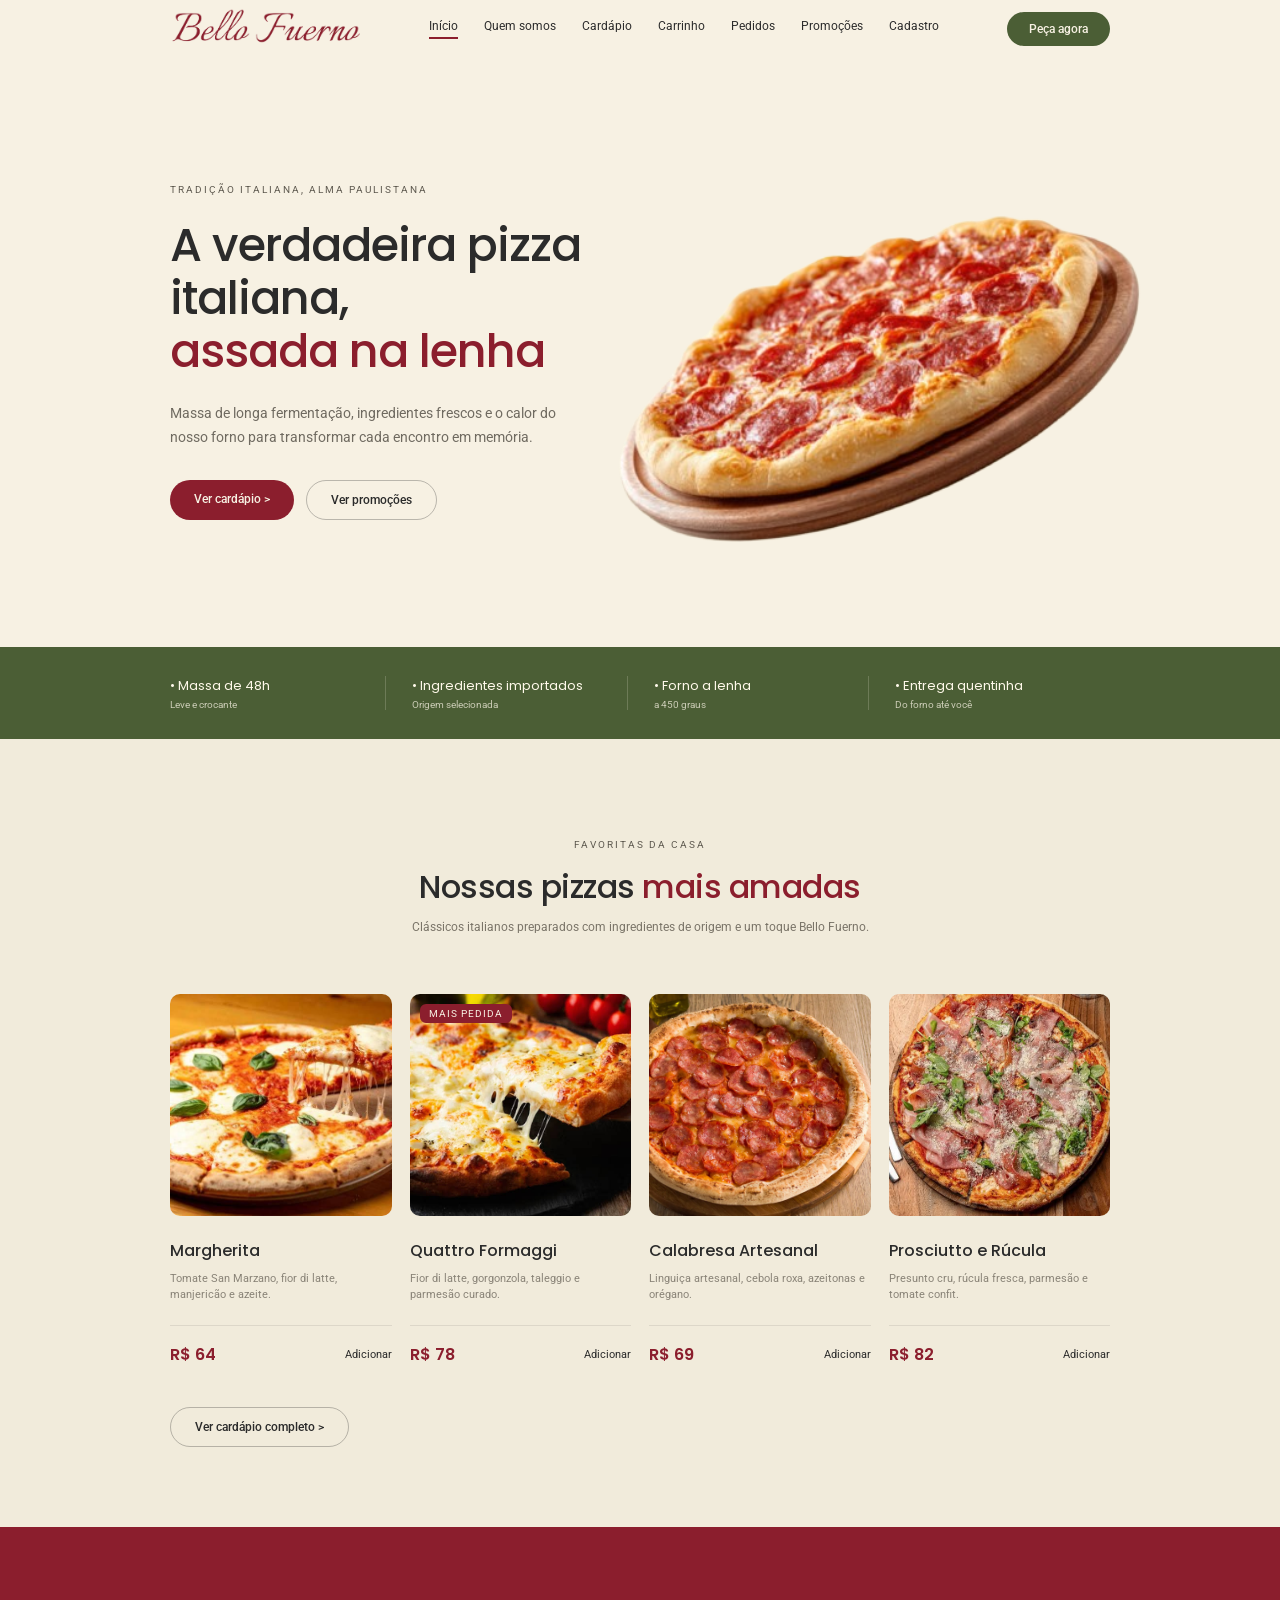
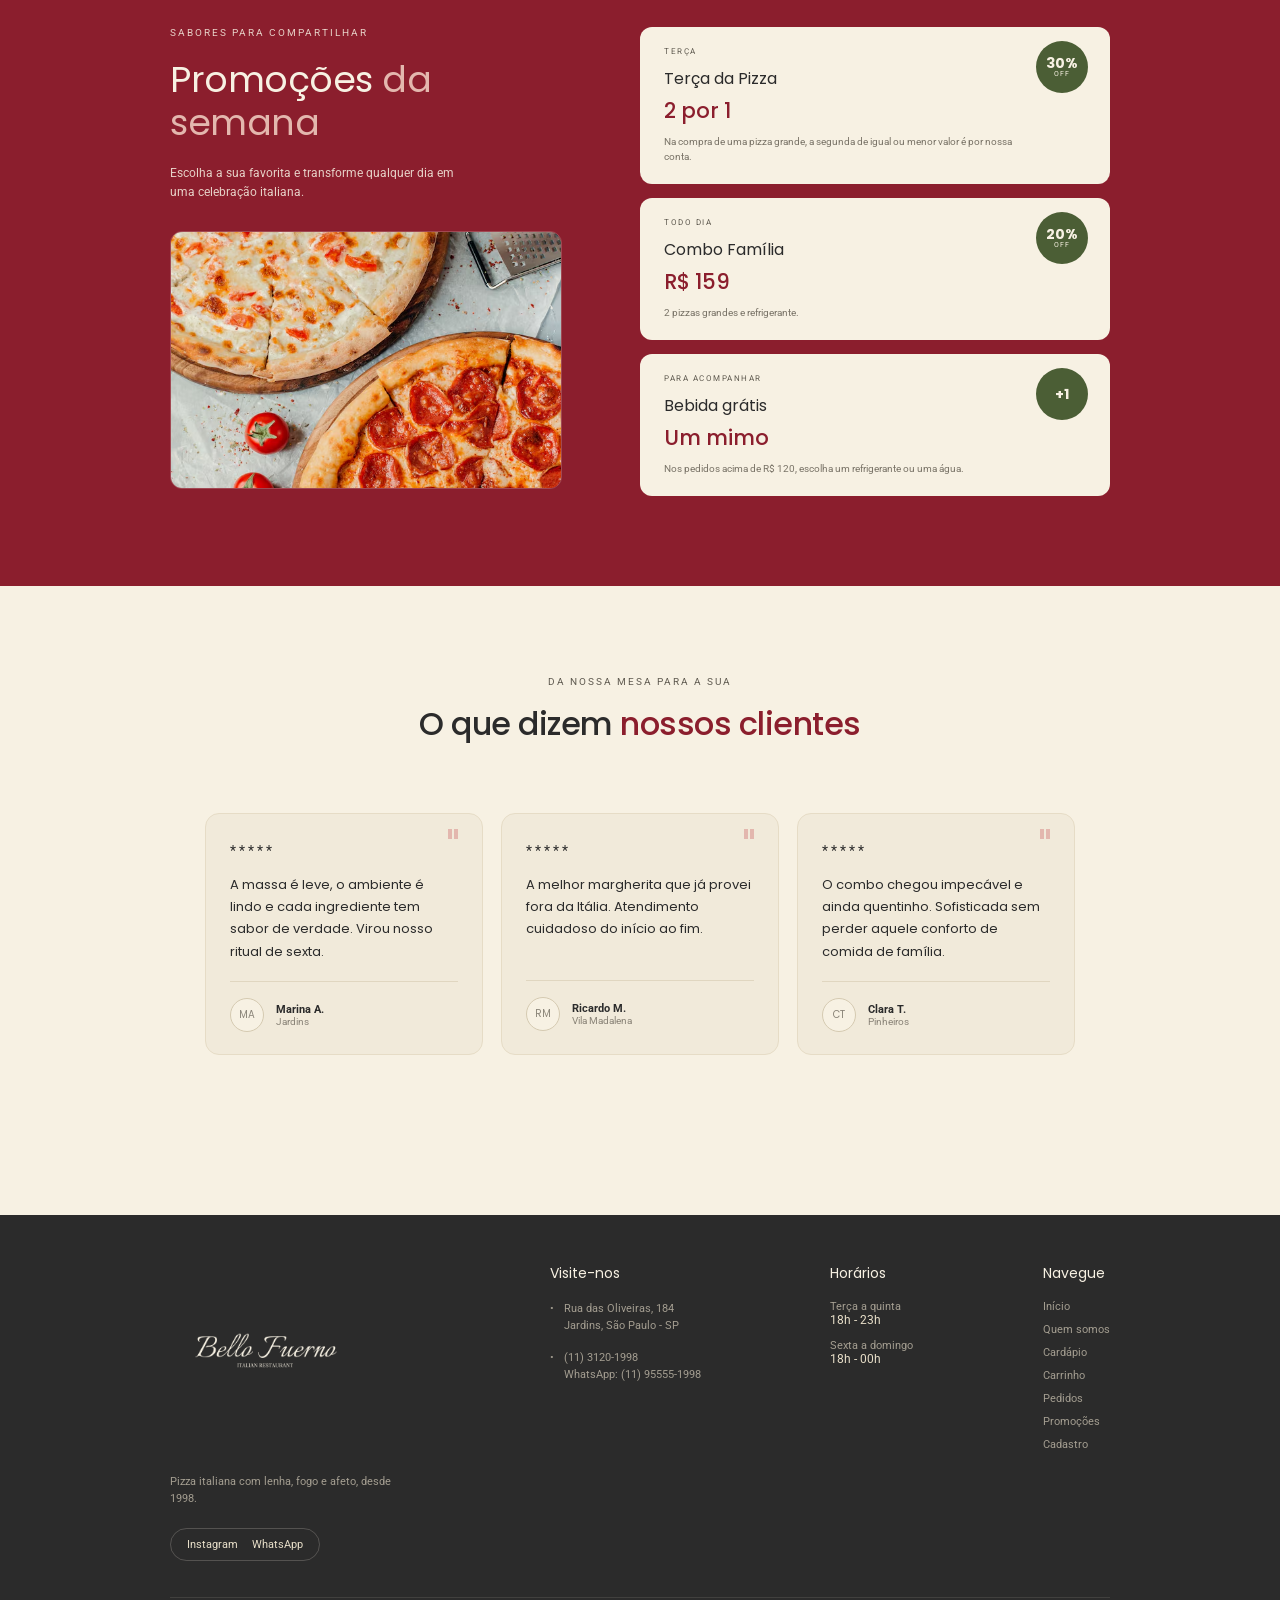
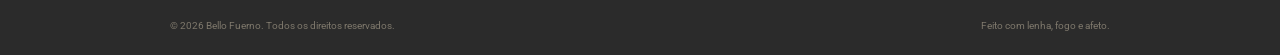
<file: index.html>
<!DOCTYPE html>
<html lang="pt-BR">
<head>
    <meta charset="UTF-8">
    <meta name="viewport" content="width=device-width, initial-scale=1.0">
    <title>Bello Fuerno</title>
    <link rel="icon" type="image/png" href="Favicom.png">
    <link rel="stylesheet" href="style.css">
    <link rel="stylesheet" href="index.css">
    <link rel="preconnect" href="https://fonts.googleapis.com">
    <link rel="preconnect" href="https://fonts.gstatic.com" crossorigin>
    <link href="https://fonts.googleapis.com/css2?family=Poppins:wght@400;500;600;700&family=Roboto:wght@400;500;700&display=swap" rel="stylesheet">
</head>
<body>
    <div class="Menu">
        <div class="centro Menu1">
            <a href="index.html"><img src="Logo Bello Fuerno Claro.png" alt="Bello Fuerno"></a>
            <ul class="lista">
                <li class="ativo"><a href="index.html">Início</a></li>
                <li><a href="quemsomos.html">Quem somos</a></li>
                <li><a href="cardapio.html">Cardápio</a></li>
                <li><a href="carrinho.html">Carrinho</a></li>
                <li><a href="pedidos.html">Pedidos</a></li>
                <li><a href="promocoes.html">Promoções</a></li>
                <li><a href="cadastro.html">Cadastro</a></li>
            </ul>
            <a href="cadastro.html" class="pedir">Peça agora</a>
        </div>
    </div>

    <section class="fundo">
        <div>
            <p class="chamada">TRADIÇÃO ITALIANA, ALMA PAULISTANA</p>
            <h1 class="titulo">A verdadeira pizza italiana, <br><span class="vermelho">assada na lenha</span></h1>
            <p class="descricao">Massa de longa fermentação, ingredientes frescos e o calor do nosso forno para transformar cada encontro em memória.</p>
            <div class="botoes">
                <a href="cardapio.html" class="botao">Ver cardápio ></a>
                <a href="promocoes.html" class="botao1">Ver promoções</a>
            </div>
        </div>
        <img class="pizzabanner" src="Pizza Margherita Artesanal Isolada.png" alt="Pizza de pepperoni sobre uma tábua de madeira">
    </section>

    <section class="faixa">
        <div class="centro faixa1">
            <div class="item">
                <p class="item1">• Massa de 48h</p>
                <p class="item2">Leve e crocante</p>
            </div>
            <div class="item item3">
                <p class="item1">• Ingredientes importados</p>
                <p class="item2">Origem selecionada</p>
            </div>
            <div class="item item3">
                <p class="item1">• Forno a lenha</p>
                <p class="item2">a 450 graus</p>
            </div>
            <div class="item item3">
                <p class="item1">• Entrega quentinha</p>
                <p class="item2">Do forno até você</p>
            </div>
        </div>
    </section>

    <section class="cardapio">
        <div class="centro">
            <p class="chamada chamada1">FAVORITAS DA CASA</p>
            <h2 class="titulo3">Nossas pizzas <span class="vermelho">mais amadas</span></h2>
            <p class="subtitulo">Clássicos italianos preparados com ingredientes de origem e um toque Bello Fuerno.</p>
            <div class="pizzas">
                <div class="pizza" data-id="1">
                    <img class="foto" src="Pizza margherita.jpg" alt="Pizza Margherita">
                    <p class="nome">Margherita</p>
                    <p class="ingredientes">Tomate San Marzano, fior di latte, manjericão e azeite.</p>
                    <div class="preco1">
                        <p class="preco2">R$ 64</p>
                        <a href="carrinho.html" class="adicionar" onclick="adicionar(this)">Adicionar</a>
                    </div>
                </div>
                <div class="pizza" data-id="2">
                    <span class="pedida">MAIS PEDIDA</span>
                    <img class="foto" src="Pizza Quatro Formaggi.jpg" alt="Pizza Quattro Formaggi">
                    <p class="nome">Quattro Formaggi</p>
                    <p class="ingredientes">Fior di latte, gorgonzola, taleggio e parmesão curado.</p>
                    <div class="preco1">
                        <p class="preco2">R$ 78</p>
                        <a href="carrinho.html" class="adicionar" onclick="adicionar(this)">Adicionar</a>
                    </div>
                </div>
                <div class="pizza" data-id="3">
                    <img class="foto" src="Pizza Calabresa.webp" alt="Pizza Calabresa Artesanal">
                    <p class="nome">Calabresa Artesanal</p>
                    <p class="ingredientes">Linguiça artesanal, cebola roxa, azeitonas e orégano.</p>
                    <div class="preco1">
                        <p class="preco2">R$ 69</p>
                        <a href="carrinho.html" class="adicionar" onclick="adicionar(this)">Adicionar</a>
                    </div>
                </div>
                <div class="pizza" data-id="4">
                    <img class="foto" src="Pizza Prossicuto e Rúcula.jpg" alt="Pizza Prosciutto e Rúcula">
                    <p class="nome">Prosciutto e Rúcula</p>
                    <p class="ingredientes">Presunto cru, rúcula fresca, parmesão e tomate confit.</p>
                    <div class="preco1">
                        <p class="preco2">R$ 82</p>
                        <a href="carrinho.html" class="adicionar" onclick="adicionar(this)">Adicionar</a>
                    </div>
                </div>
            </div>
            <a href="cardapio.html" class="botao1">Ver cardápio completo ></a>
        </div>
    </section>

    <section class="promocoes">
        <div class="centro promocoes1">
            <div>
                <p class="chamada chamada2">SABORES PARA COMPARTILHAR</p>
                <h2 class="titulo4">Promoções <span class="rosa">da semana</span></h2>
                <p class="descricao1">Escolha a sua favorita e transforme qualquer dia em uma celebração italiana.</p>
                <img class="combo" src="Combo duas pizzas.avif" alt="Combo com duas pizzas sobre mesa">
            </div>
            <div class="cartoes">
                <div class="cartao">
                    <span class="selo"><b>30%</b><span>OFF</span></span>
                    <p class="dia">TERÇA</p>
                    <p class="cartao1">Terça da Pizza</p>
                    <p class="oferta1">2 por 1</p>
                    <p class="cartao2">Na compra de uma pizza grande, a segunda de igual ou menor valor é por nossa conta.</p>
                </div>
                <div class="cartao">
                    <span class="selo"><b>20%</b><span>OFF</span></span>
                    <p class="dia">TODO DIA</p>
                    <p class="cartao1">Combo Família</p>
                    <p class="oferta1">R$ 159</p>
                    <p class="cartao2">2 pizzas grandes e refrigerante.</p>
                </div>
                <div class="cartao">
                    <span class="selo"><b>+1</b></span>
                    <p class="dia">PARA ACOMPANHAR</p>
                    <p class="cartao1">Bebida grátis</p>
                    <p class="oferta1">Um mimo</p>
                    <p class="cartao2">Nos pedidos acima de R$ 120, escolha um refrigerante ou uma água.</p>
                </div>
            </div>
        </div>
    </section>

    <section class="clientes">
        <p class="chamada chamada1">DA NOSSA MESA PARA A SUA</p>
        <h2 class="titulo3">O que dizem <span class="vermelho">nossos clientes</span></h2>
        <div class="depoimentos">
            <div class="depoimento">
                <p class="estrelas">*****</p>
                <span class="aspas">"</span>
                <p class="frase">A massa é leve, o ambiente é lindo e cada ingrediente tem sabor de verdade. Virou nosso ritual de sexta.</p>
                <div class="autor">
                    <span class="inicial">MA</span>
                    <div>
                        <p class="autor1">Marina A.</p>
                        <p class="autor2">Jardins</p>
                    </div>
                </div>
            </div>
            <div class="depoimento">
                <p class="estrelas">*****</p>
                <span class="aspas">"</span>
                <p class="frase">A melhor margherita que já provei fora da Itália. Atendimento cuidadoso do início ao fim.</p>
                <div class="autor">
                    <span class="inicial">RM</span>
                    <div>
                        <p class="autor1">Ricardo M.</p>
                        <p class="autor2">Vila Madalena</p>
                    </div>
                </div>
            </div>
            <div class="depoimento">
                <p class="estrelas">*****</p>
                <span class="aspas">"</span>
                <p class="frase">O combo chegou impecável e ainda quentinho. Sofisticada sem perder aquele conforto de comida de família.</p>
                <div class="autor">
                    <span class="inicial">CT</span>
                    <div>
                        <p class="autor1">Clara T.</p>
                        <p class="autor2">Pinheiros</p>
                    </div>
                </div>
            </div>
        </div>
    </section>

    <div class="rodape">
        <div class="centro">
            <div class="rodape1">
                <div class="marca">
                    <img src="Logo Bello Fuerno fundo escuro.png" alt="Bello Fuerno">
                    <p class="marca1">Pizza italiana com lenha, fogo e afeto, desde 1998.</p>
                    <div class="redes">
                        <a href="#">Instagram</a>
                        <a href="#">WhatsApp</a>
                    </div>
                </div>
                <div>
                    <p class="coluna2">Visite-nos</p>
                    <div class="linha"><span>•</span>
                        <p>Rua das Oliveiras, 184<br>Jardins, São Paulo - SP</p>
                    </div>
                    <div class="linha"><span>•</span>
                        <p>(11) 3120-1998<br>WhatsApp: (11) 95555-1998</p>
                    </div>
                </div>
                <div>
                    <p class="coluna2">Horários</p>
                    <p class="horario">Terça a quinta<br><span class="horario1">18h - 23h</span></p>
                    <p class="horario">Sexta a domingo<br><span class="horario1">18h - 00h</span></p>
                </div>
                <div class="coluna4">
                    <p class="coluna2">Navegue</p>
                    <a href="index.html">Início</a>
                    <a href="quemsomos.html">Quem somos</a>
                    <a href="cardapio.html">Cardápio</a>
                    <a href="carrinho.html">Carrinho</a>
                    <a href="pedidos.html">Pedidos</a>
                    <a href="promocoes.html">Promoções</a>
                    <a href="cadastro.html">Cadastro</a>
                </div>
            </div>
            <div class="rodape2">
                <p>© 2026 Bello Fuerno. Todos os direitos reservados.</p>
                <p>Feito com lenha, fogo e afeto.</p>
            </div>
        </div>
    </div>
    <script src="script.js"></script>
</body>
</html>
</file>
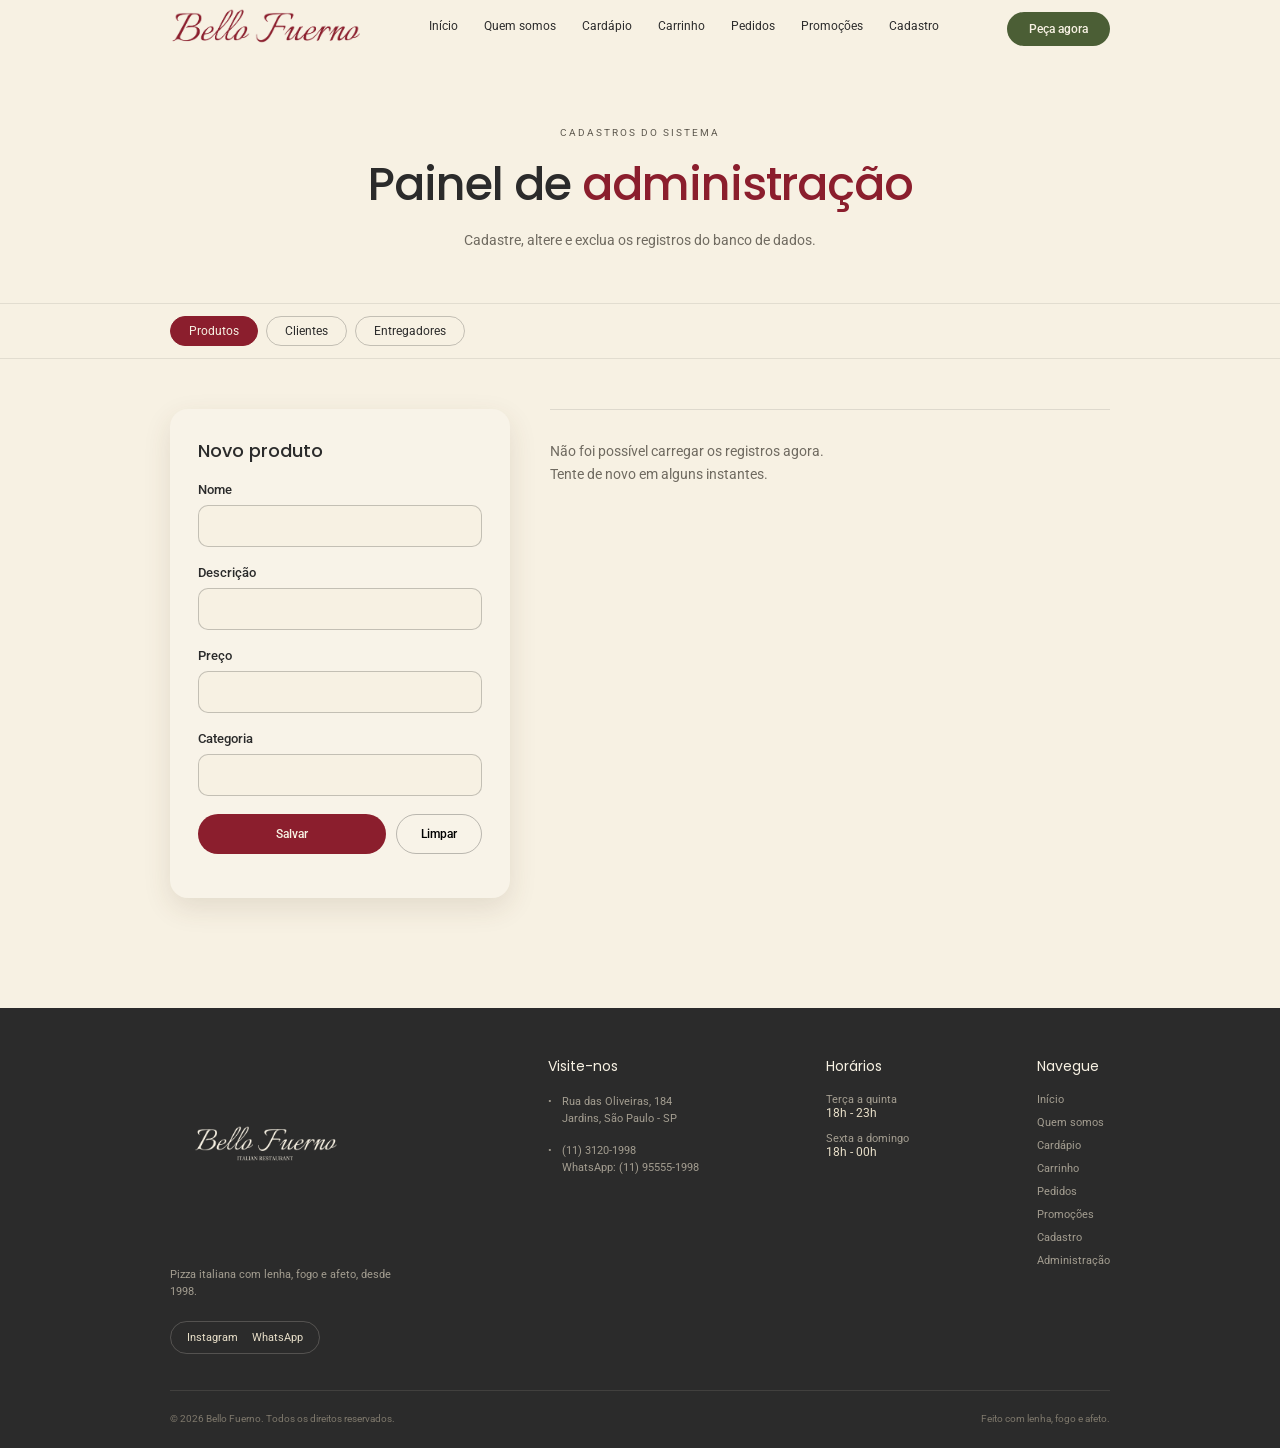
<file: admin.html>
<!DOCTYPE html>
<html lang="pt-BR">
<head>
    <meta charset="UTF-8">
    <meta name="viewport" content="width=device-width, initial-scale=1.0">
    <title>Administração | Bello Fuerno</title>
    <link rel="icon" type="image/png" href="Favicom.png">
    <link rel="stylesheet" href="style.css">
    <link rel="stylesheet" href="admin.css">
    <link rel="preconnect" href="https://fonts.googleapis.com">
    <link rel="preconnect" href="https://fonts.gstatic.com" crossorigin>
    <link href="https://fonts.googleapis.com/css2?family=Poppins:wght@400;500;600;700&family=Roboto:wght@400;500;700&display=swap" rel="stylesheet">
</head>
<body>
    <div class="Menu">
        <div class="centro Menu1">
            <a href="index.html"><img src="Logo Bello Fuerno Claro.png" alt="Bello Fuerno"></a>
            <ul class="lista">
                <li><a href="index.html">Início</a></li>
                <li><a href="quemsomos.html">Quem somos</a></li>
                <li><a href="cardapio.html">Cardápio</a></li>
                <li><a href="carrinho.html">Carrinho</a></li>
                <li><a href="pedidos.html">Pedidos</a></li>
                <li><a href="promocoes.html">Promoções</a></li>
                <li><a href="cadastro.html">Cadastro</a></li>
            </ul>
            <a href="cadastro.html" class="pedir">Peça agora</a>
        </div>
    </div>

    <section class="topo">
        <p class="chamada">CADASTROS DO SISTEMA</p>
        <h1 class="titulo5">Painel de <span class="vermelho">administração</span></h1>
        <p class="descricao2">Cadastre, altere e exclua os registros do banco de dados.</p>
    </section>

    <div class="categorias">
        <div class="centro categorias1">
            <a href="#" class="categoria ativo2" onclick="abrir('produtos')">Produtos</a>
            <a href="#" class="categoria" onclick="abrir('clientes')">Clientes</a>
            <a href="#" class="categoria" onclick="abrir('entregadores')">Entregadores</a>
        </div>
    </div>

    <section class="painel">
        <div class="formulario2">
            <p class="resumo1" id="titulo_form">Novo produto</p>

            <div id="form_produtos">
                <label class="campo">Nome<input type="text" id="produto_nome"></label>
                <label class="campo">Descrição<input type="text" id="produto_descricao"></label>
                <label class="campo">Preço<input type="text" id="produto_preco"></label>
                <label class="campo">Categoria<input type="text" id="produto_categoria"></label>
            </div>

            <div id="form_clientes">
                <label class="campo">Nome<input type="text" id="cliente_nome"></label>
                <label class="campo">Email<input type="text" id="cliente_email"></label>
                <label class="campo">Telefone<input type="text" id="cliente_telefone"></label>
                <label class="campo">Endereço<input type="text" id="cliente_endereco"></label>
            </div>

            <div id="form_entregadores">
                <label class="campo">Nome<input type="text" id="entregador_nome"></label>
                <label class="campo">Telefone<input type="text" id="entregador_telefone"></label>
                <label class="campo">Veículo<input type="text" id="entregador_veiculo"></label>
            </div>
            <div class="acoes2">
                <button type="button" class="botao salvar" onclick="salvar()">Salvar</button>
                <button type="button" class="botao1 limpar" onclick="limpar()">Limpar</button>
            </div>
            <p class="recado" id="recado"></p>
        </div>

        <div class="tabela2">
            <div id="lista_registros"></div>
        </div>
    </section>

    <div class="rodape">
        <div class="centro">
            <div class="rodape1">
                <div class="marca">
                    <img src="Logo Bello Fuerno fundo escuro.png" alt="Bello Fuerno">
                    <p class="marca1">Pizza italiana com lenha, fogo e afeto, desde 1998.</p>
                    <div class="redes">
                        <a href="#">Instagram</a>
                        <a href="#">WhatsApp</a>
                    </div>
                </div>
                <div>
                    <p class="coluna2">Visite-nos</p>
                    <div class="linha"><span>•</span>
                        <p>Rua das Oliveiras, 184<br>Jardins, São Paulo - SP</p>
                    </div>
                    <div class="linha"><span>•</span>
                        <p>(11) 3120-1998<br>WhatsApp: (11) 95555-1998</p>
                    </div>
                </div>
                <div>
                    <p class="coluna2">Horários</p>
                    <p class="horario">Terça a quinta<br><span class="horario1">18h - 23h</span></p>
                    <p class="horario">Sexta a domingo<br><span class="horario1">18h - 00h</span></p>
                </div>
                <div class="coluna4">
                    <p class="coluna2">Navegue</p>
                    <a href="index.html">Início</a>
                    <a href="quemsomos.html">Quem somos</a>
                    <a href="cardapio.html">Cardápio</a>
                    <a href="carrinho.html">Carrinho</a>
                    <a href="pedidos.html">Pedidos</a>
                    <a href="promocoes.html">Promoções</a>
                    <a href="cadastro.html">Cadastro</a>
                    <a href="admin.html">Administração</a>
                </div>
            </div>
            <div class="rodape2">
                <p>© 2026 Bello Fuerno. Todos os direitos reservados.</p>
                <p>Feito com lenha, fogo e afeto.</p>
            </div>
        </div>
    </div>
    <script src="script.js"></script>
    <script src="api.js"></script>
    <script src="admin.js"></script>
</body>
</html>
</file>
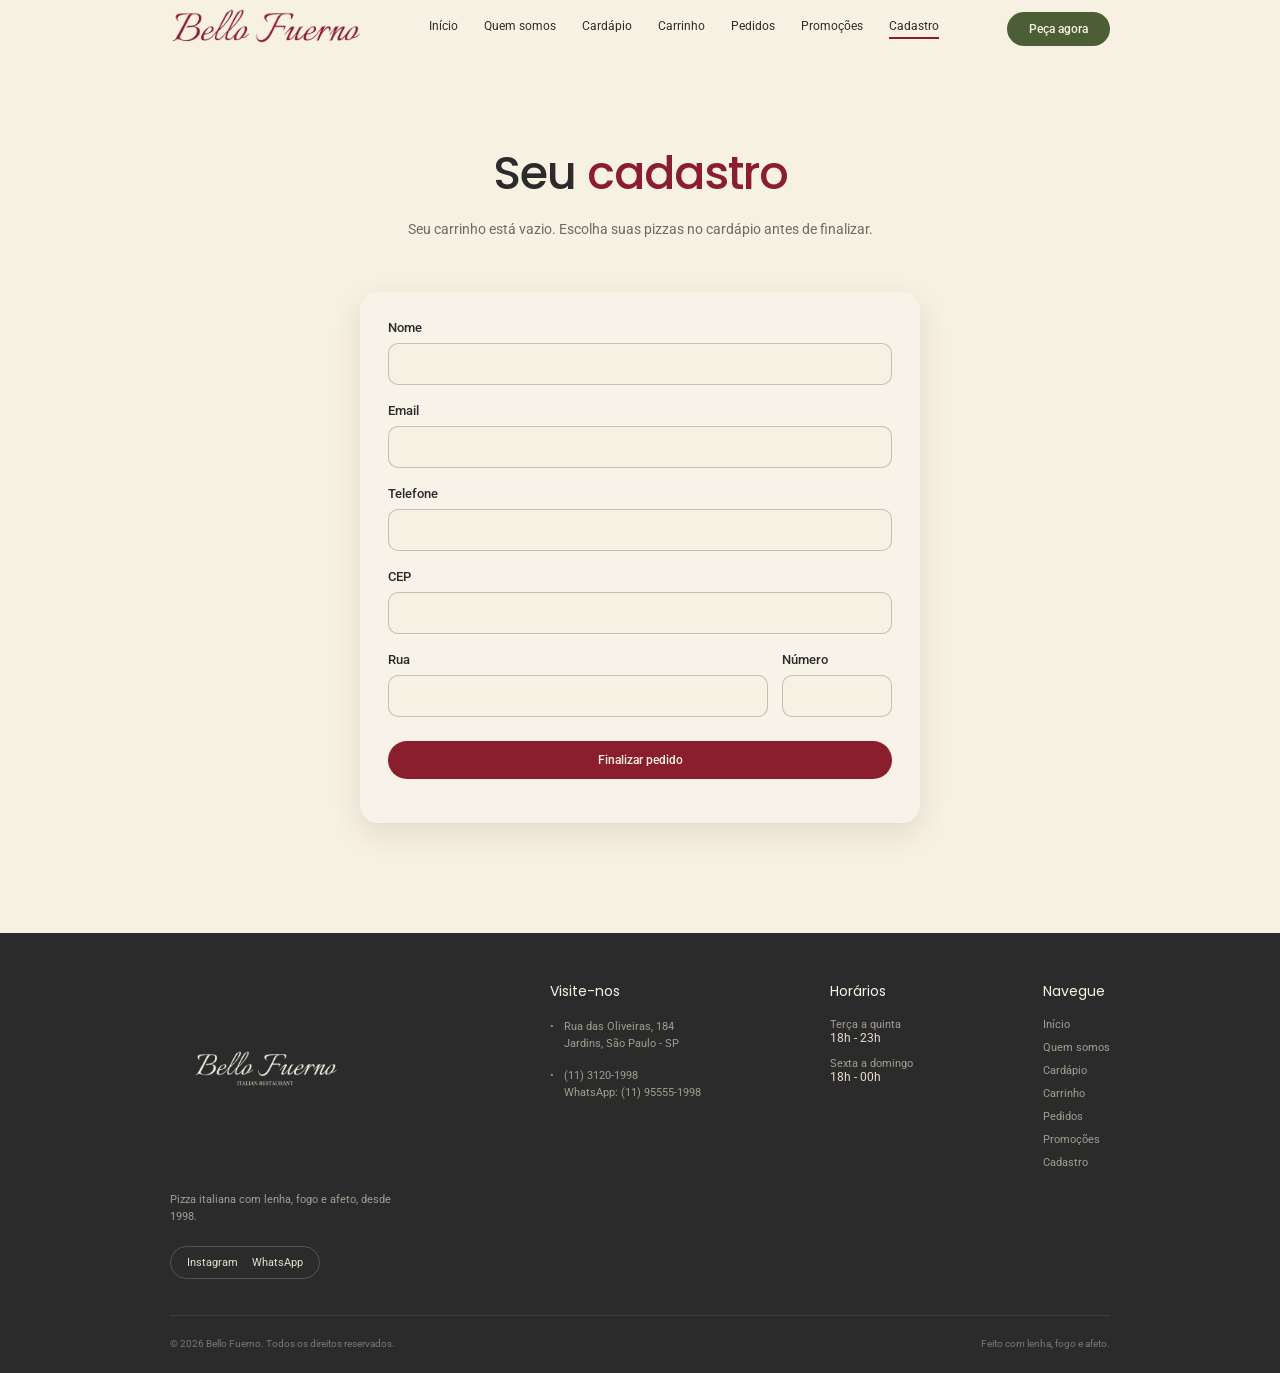
<file: cadastro.html>
<!DOCTYPE html>
<html lang="pt-BR">
<head>
    <meta charset="UTF-8">
    <meta name="viewport" content="width=device-width, initial-scale=1.0">
    <title>Cadastro | Bello Fuerno</title>
    <link rel="icon" type="image/png" href="Favicom.png">
    <link rel="stylesheet" href="style.css">
    <link rel="stylesheet" href="cadastro.css">
    <link rel="preconnect" href="https://fonts.googleapis.com">
    <link rel="preconnect" href="https://fonts.gstatic.com" crossorigin>
    <link href="https://fonts.googleapis.com/css2?family=Poppins:wght@400;500;600;700&family=Roboto:wght@400;500;700&display=swap" rel="stylesheet">
</head>
<body>
    <div class="Menu">
        <div class="centro Menu1">
            <a href="index.html"><img src="Logo Bello Fuerno Claro.png" alt="Bello Fuerno"></a>
            <ul class="lista">
                <li><a href="index.html">Início</a></li>
                <li><a href="quemsomos.html">Quem somos</a></li>
                <li><a href="cardapio.html">Cardápio</a></li>
                <li><a href="carrinho.html">Carrinho</a></li>
                <li><a href="pedidos.html">Pedidos</a></li>
                <li><a href="promocoes.html">Promoções</a></li>
                <li class="ativo"><a href="cadastro.html">Cadastro</a></li>
            </ul>
            <a href="cadastro.html" class="pedir">Peça agora</a>
        </div>
    </div>

    <section class="topo">
        <h1 class="titulo5">Seu <span class="vermelho">cadastro</span></h1>
        <p class="descricao2" id="descricao4">Preencha seus dados para finalizar o pedido.</p>
    </section>

    <section class="cadastro">
        <form class="formulario" onsubmit="return false">
            <label class="campo">Nome<input type="text" id="nome"></label>
            <label class="campo">Email<input type="email" id="email"></label>
            <label class="campo">Telefone<input type="tel" id="telefone" oninput="mascara_telefone()"></label>
            <label class="campo">CEP<input type="text" id="cep" inputmode="numeric" oninput="mascara_cep()"></label>
            <div class="endereco">
                <label class="campo rua">Rua<input type="text" id="rua"></label>
                <label class="campo numero">Número<input type="text" id="numero"></label>
            </div>
            <button type="button" class="botao enviar" id="botao_enviar" onclick="enviar_cadastro()">Finalizar pedido</button>
            <p class="recado2" id="recado2"></p>
        </form>
    </section>

    <div class="rodape">
        <div class="centro">
            <div class="rodape1">
                <div class="marca">
                    <img src="Logo Bello Fuerno fundo escuro.png" alt="Bello Fuerno">
                    <p class="marca1">Pizza italiana com lenha, fogo e afeto, desde 1998.</p>
                    <div class="redes">
                        <a href="#">Instagram</a>
                        <a href="#">WhatsApp</a>
                    </div>
                </div>
                <div>
                    <p class="coluna2">Visite-nos</p>
                    <div class="linha"><span>•</span>
                        <p>Rua das Oliveiras, 184<br>Jardins, São Paulo - SP</p>
                    </div>
                    <div class="linha"><span>•</span>
                        <p>(11) 3120-1998<br>WhatsApp: (11) 95555-1998</p>
                    </div>
                </div>
                <div>
                    <p class="coluna2">Horários</p>
                    <p class="horario">Terça a quinta<br><span class="horario1">18h - 23h</span></p>
                    <p class="horario">Sexta a domingo<br><span class="horario1">18h - 00h</span></p>
                </div>
                <div class="coluna4">
                    <p class="coluna2">Navegue</p>
                    <a href="index.html">Início</a>
                    <a href="quemsomos.html">Quem somos</a>
                    <a href="cardapio.html">Cardápio</a>
                    <a href="carrinho.html">Carrinho</a>
                    <a href="pedidos.html">Pedidos</a>
                    <a href="promocoes.html">Promoções</a>
                    <a href="cadastro.html">Cadastro</a>
                </div>
            </div>
            <div class="rodape2">
                <p>© 2026 Bello Fuerno. Todos os direitos reservados.</p>
                <p>Feito com lenha, fogo e afeto.</p>
            </div>
        </div>
    </div>
    <script src="script.js"></script>
    <script src="cadastro.js"></script>
</body>
</html>
</file>
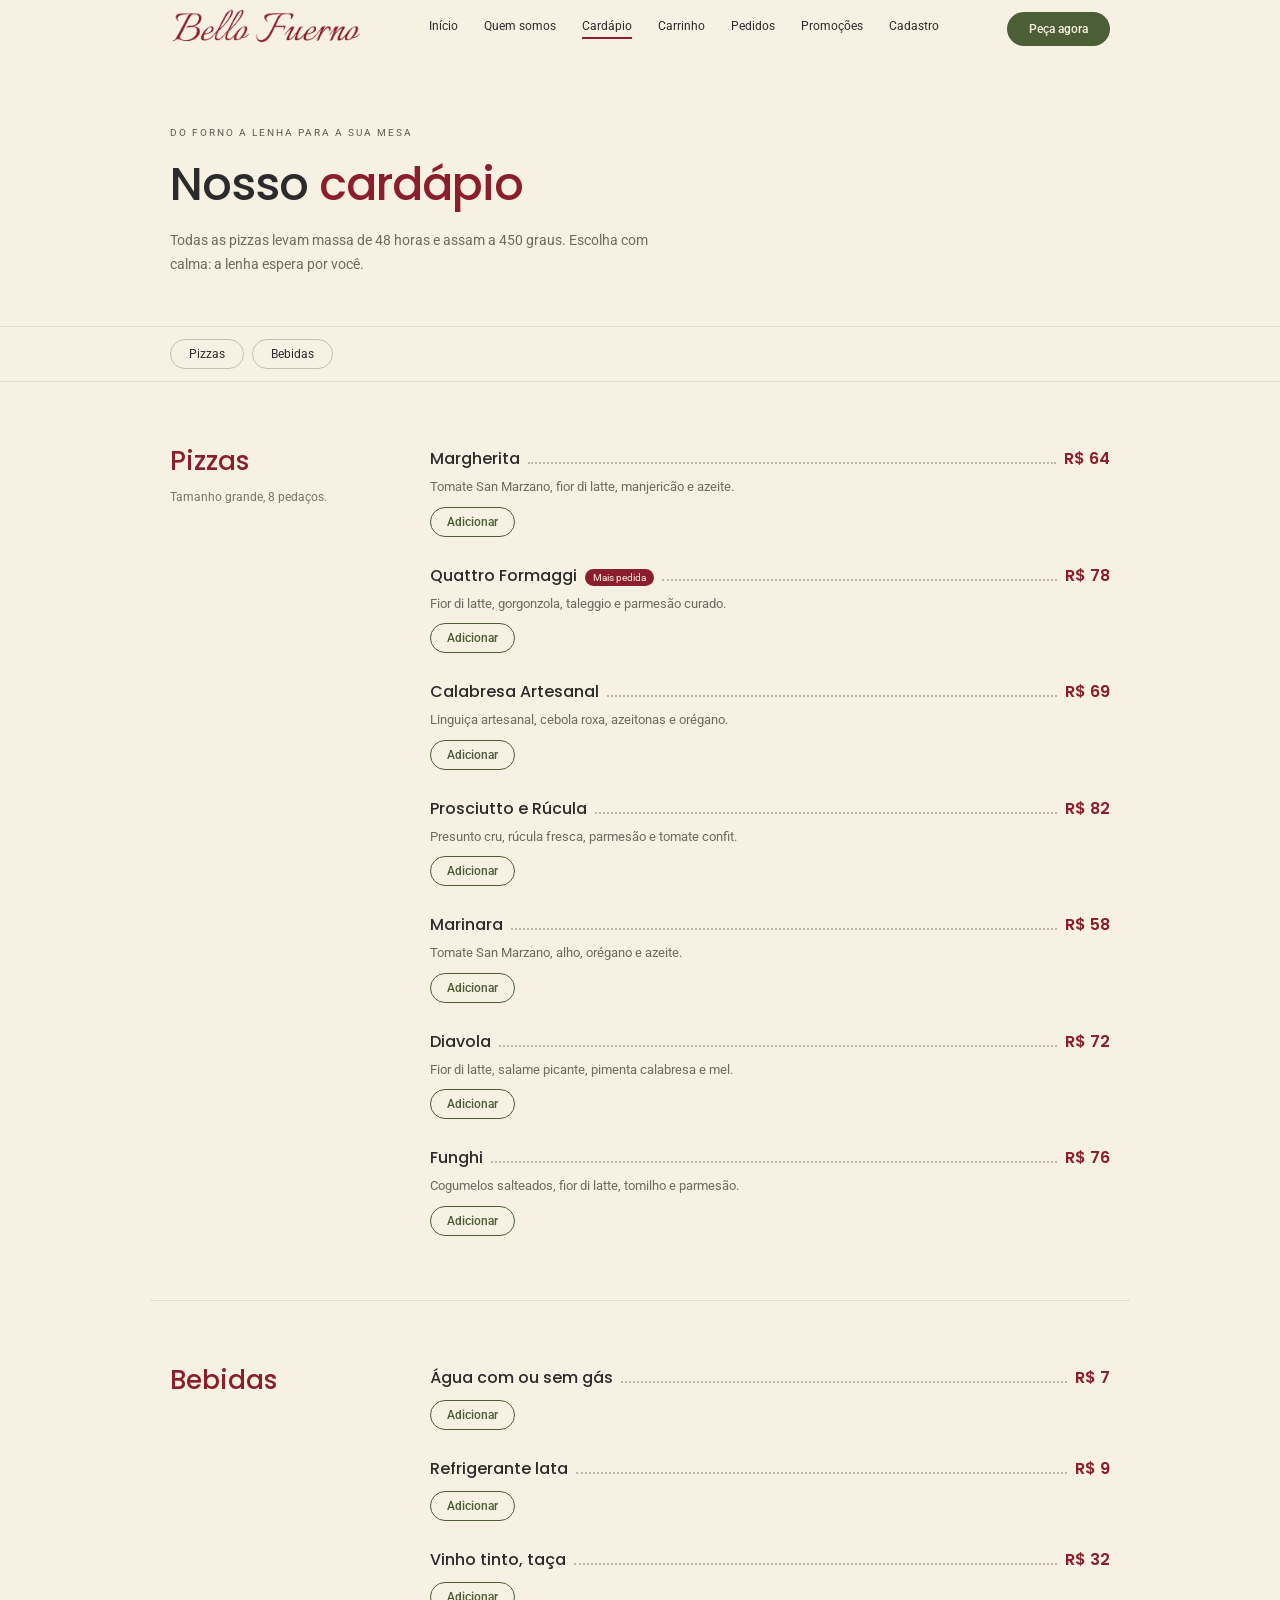
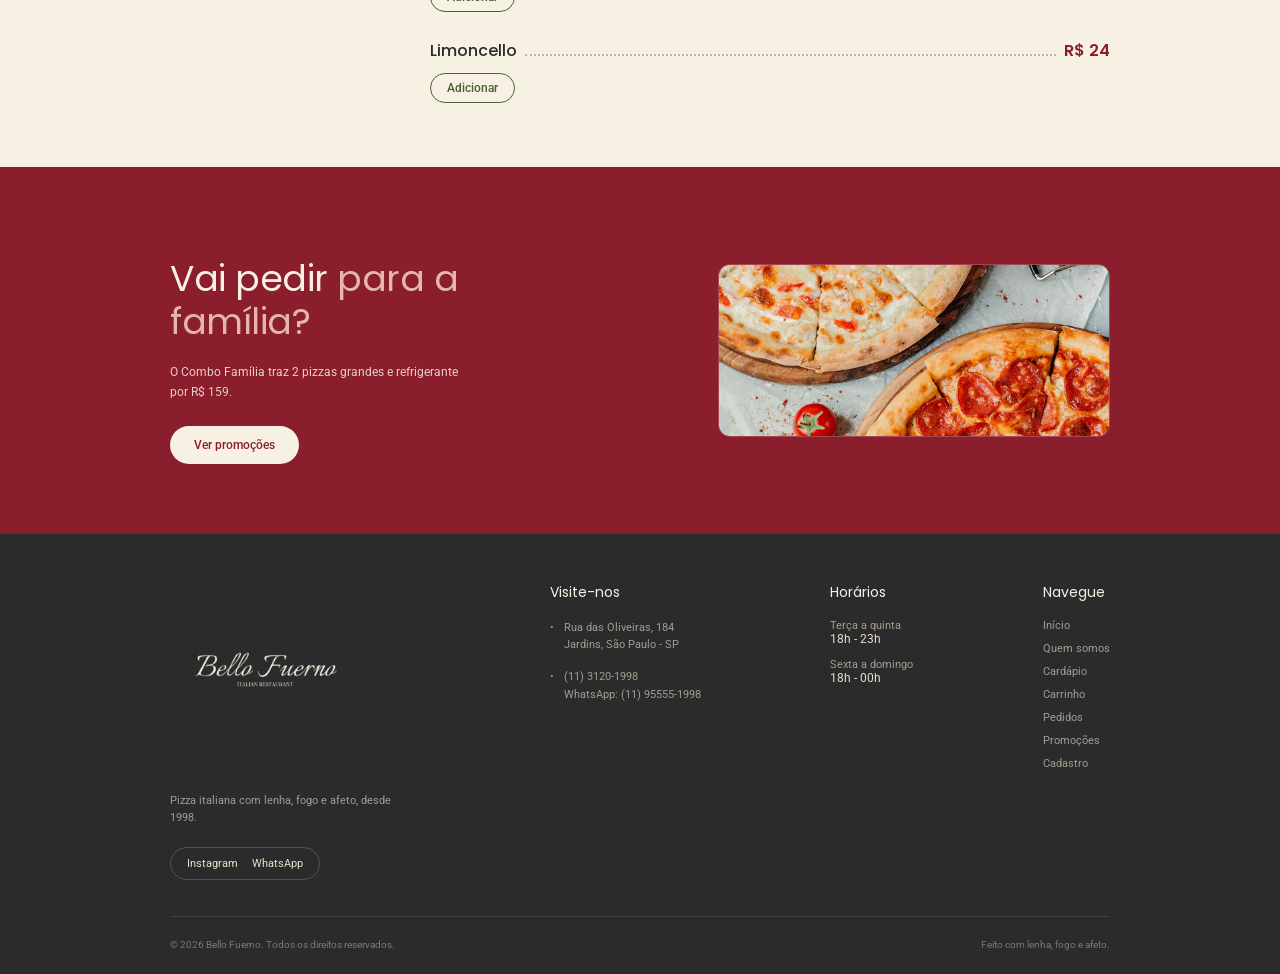
<file: cardapio.html>
<!DOCTYPE html>
<html lang="pt-BR">
<head>
    <meta charset="UTF-8">
    <meta name="viewport" content="width=device-width, initial-scale=1.0">
    <title>Cardápio | Bello Fuerno</title>
    <link rel="icon" type="image/png" href="Favicom.png">
    <link rel="stylesheet" href="style.css">
    <link rel="stylesheet" href="cardapio.css">
    <link rel="preconnect" href="https://fonts.googleapis.com">
    <link rel="preconnect" href="https://fonts.gstatic.com" crossorigin>
    <link href="https://fonts.googleapis.com/css2?family=Poppins:wght@400;500;600;700&family=Roboto:wght@400;500;700&display=swap" rel="stylesheet">
</head>
<body>
    <div class="Menu">
        <div class="centro Menu1">
            <a href="index.html"><img src="Logo Bello Fuerno Claro.png" alt="Bello Fuerno"></a>
            <ul class="lista">
                <li><a href="index.html">Início</a></li>
                <li><a href="quemsomos.html">Quem somos</a></li>
                <li class="ativo"><a href="cardapio.html">Cardápio</a></li>
                <li><a href="carrinho.html">Carrinho</a></li>
                <li><a href="pedidos.html">Pedidos</a></li>
                <li><a href="promocoes.html">Promoções</a></li>
                <li><a href="cadastro.html">Cadastro</a></li>
            </ul>
            <a href="cadastro.html" class="pedir">Peça agora</a>
        </div>
    </div>

    <section class="topo">
        <p class="chamada">DO FORNO A LENHA PARA A SUA MESA</p>
        <h1 class="titulo5">Nosso <span class="vermelho">cardápio</span></h1>
        <p class="descricao2">Todas as pizzas levam massa de 48 horas e assam a 450 graus. Escolha com calma: a lenha espera por você.</p>
    </section>

    <div class="categorias">
        <div class="centro categorias1">
            <a href="#pizzas" class="categoria">Pizzas</a>
            <a href="#bebidas" class="categoria">Bebidas</a>
        </div>
    </div>

    <section class="secao" id="pizzas">
        <div class="secao1">
            <h2 class="titulo6">Pizzas</h2>
            <p class="secao2">Tamanho grande, 8 pedaços.</p>
        </div>
        <div class="pratos">
            <div class="prato3" data-id="1">
                <div class="prato2">
                    <p class="nome1">Margherita</p>
                    <span class="pontos"></span>
                    <p class="preco2">R$ 64</p>
                </div>
                <p class="ingredientes1">Tomate San Marzano, fior di latte, manjericão e azeite.</p>
                <a href="carrinho.html" class="adicionar2" onclick="adicionar(this)">Adicionar</a>
            </div>
            <div class="prato3" data-id="2">
                <div class="prato2">
                    <p class="nome1">Quattro Formaggi</p>
                    <span class="pedida1">Mais pedida</span>
                    <span class="pontos"></span>
                    <p class="preco2">R$ 78</p>
                </div>
                <p class="ingredientes1">Fior di latte, gorgonzola, taleggio e parmesão curado.</p>
                <a href="carrinho.html" class="adicionar2" onclick="adicionar(this)">Adicionar</a>
            </div>
            <div class="prato3" data-id="3">
                <div class="prato2">
                    <p class="nome1">Calabresa Artesanal</p>
                    <span class="pontos"></span>
                    <p class="preco2">R$ 69</p>
                </div>
                <p class="ingredientes1">Linguiça artesanal, cebola roxa, azeitonas e orégano.</p>
                <a href="carrinho.html" class="adicionar2" onclick="adicionar(this)">Adicionar</a>
            </div>
            <div class="prato3" data-id="4">
                <div class="prato2">
                    <p class="nome1">Prosciutto e Rúcula</p>
                    <span class="pontos"></span>
                    <p class="preco2">R$ 82</p>
                </div>
                <p class="ingredientes1">Presunto cru, rúcula fresca, parmesão e tomate confit.</p>
                <a href="carrinho.html" class="adicionar2" onclick="adicionar(this)">Adicionar</a>
            </div>
            <div class="prato3" data-id="5">
                <div class="prato2">
                    <p class="nome1">Marinara</p>
                    <span class="pontos"></span>
                    <p class="preco2">R$ 58</p>
                </div>
                <p class="ingredientes1">Tomate San Marzano, alho, orégano e azeite.</p>
                <a href="carrinho.html" class="adicionar2" onclick="adicionar(this)">Adicionar</a>
            </div>
            <div class="prato3" data-id="6">
                <div class="prato2">
                    <p class="nome1">Diavola</p>
                    <span class="pontos"></span>
                    <p class="preco2">R$ 72</p>
                </div>
                <p class="ingredientes1">Fior di latte, salame picante, pimenta calabresa e mel.</p>
                <a href="carrinho.html" class="adicionar2" onclick="adicionar(this)">Adicionar</a>
            </div>
            <div class="prato3" data-id="7">
                <div class="prato2">
                    <p class="nome1">Funghi</p>
                    <span class="pontos"></span>
                    <p class="preco2">R$ 76</p>
                </div>
                <p class="ingredientes1">Cogumelos salteados, fior di latte, tomilho e parmesão.</p>
                <a href="carrinho.html" class="adicionar2" onclick="adicionar(this)">Adicionar</a>
            </div>
        </div>
    </section>

    <section class="secao secao3" id="bebidas">
        <div class="secao1">
            <h2 class="titulo6">Bebidas</h2>
        </div>
        <div class="pratos">
            <div class="prato3" data-id="8">
                <div class="prato2">
                    <p class="nome1">Água com ou sem gás</p>
                    <span class="pontos"></span>
                    <p class="preco2">R$ 7</p>
                </div>
                <a href="carrinho.html" class="adicionar2" onclick="adicionar(this)">Adicionar</a>
            </div>
            <div class="prato3" data-id="9">
                <div class="prato2">
                    <p class="nome1">Refrigerante lata</p>
                    <span class="pontos"></span>
                    <p class="preco2">R$ 9</p>
                </div>
                <a href="carrinho.html" class="adicionar2" onclick="adicionar(this)">Adicionar</a>
            </div>
            <div class="prato3" data-id="10">
                <div class="prato2">
                    <p class="nome1">Vinho tinto, taça</p>
                    <span class="pontos"></span>
                    <p class="preco2">R$ 32</p>
                </div>
                <a href="carrinho.html" class="adicionar2" onclick="adicionar(this)">Adicionar</a>
            </div>
            <div class="prato3" data-id="11">
                <div class="prato2">
                    <p class="nome1">Limoncello</p>
                    <span class="pontos"></span>
                    <p class="preco2">R$ 24</p>
                </div>
                <a href="carrinho.html" class="adicionar2" onclick="adicionar(this)">Adicionar</a>
            </div>
        </div>
    </section>

    <section class="aviso">
        <div class="centro aviso1">
            <div>
                <h2 class="titulo4">Vai pedir <span class="rosa">para a família?</span></h2>
                <p class="descricao1">O Combo Família traz 2 pizzas grandes e refrigerante por R$ 159.</p>
                <a href="promocoes.html" class="botao3">Ver promoções</a>
            </div>
            <img class="combo" src="Combo duas pizzas.avif" alt="Combo com duas pizzas sobre mesa">
        </div>
    </section>

    <div class="rodape">
        <div class="centro">
            <div class="rodape1">
                <div class="marca">
                    <img src="Logo Bello Fuerno fundo escuro.png" alt="Bello Fuerno">
                    <p class="marca1">Pizza italiana com lenha, fogo e afeto, desde 1998.</p>
                    <div class="redes">
                        <a href="#">Instagram</a>
                        <a href="#">WhatsApp</a>
                    </div>
                </div>
                <div>
                    <p class="coluna2">Visite-nos</p>
                    <div class="linha"><span>•</span>
                        <p>Rua das Oliveiras, 184<br>Jardins, São Paulo - SP</p>
                    </div>
                    <div class="linha"><span>•</span>
                        <p>(11) 3120-1998<br>WhatsApp: (11) 95555-1998</p>
                    </div>
                </div>
                <div>
                    <p class="coluna2">Horários</p>
                    <p class="horario">Terça a quinta<br><span class="horario1">18h - 23h</span></p>
                    <p class="horario">Sexta a domingo<br><span class="horario1">18h - 00h</span></p>
                </div>
                <div class="coluna4">
                    <p class="coluna2">Navegue</p>
                    <a href="index.html">Início</a>
                    <a href="quemsomos.html">Quem somos</a>
                    <a href="cardapio.html">Cardápio</a>
                    <a href="carrinho.html">Carrinho</a>
                    <a href="pedidos.html">Pedidos</a>
                    <a href="promocoes.html">Promoções</a>
                    <a href="cadastro.html">Cadastro</a>
                </div>
            </div>
            <div class="rodape2">
                <p>© 2026 Bello Fuerno. Todos os direitos reservados.</p>
                <p>Feito com lenha, fogo e afeto.</p>
            </div>
        </div>
    </div>
    <script src="script.js"></script>
</body>
</html>
</file>
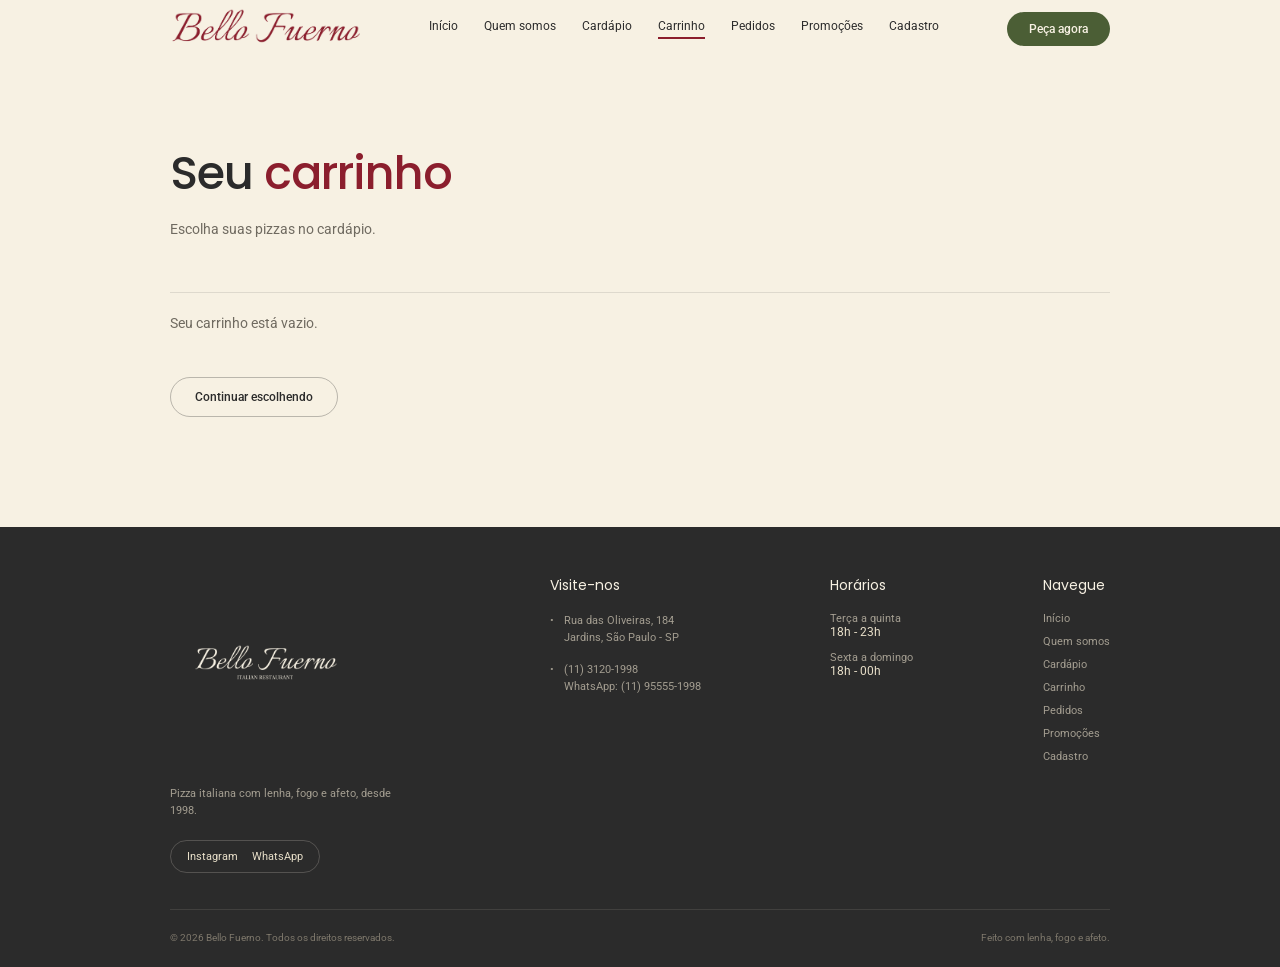
<file: carrinho.html>
<!DOCTYPE html>
<html lang="pt-BR">
<head>
    <meta charset="UTF-8">
    <meta name="viewport" content="width=device-width, initial-scale=1.0">
    <title>Carrinho | Bello Fuerno</title>
    <link rel="icon" type="image/png" href="Favicom.png">
    <link rel="stylesheet" href="style.css">
    <link rel="stylesheet" href="carrinho.css">
    <link rel="preconnect" href="https://fonts.googleapis.com">
    <link rel="preconnect" href="https://fonts.gstatic.com" crossorigin>
    <link href="https://fonts.googleapis.com/css2?family=Poppins:wght@400;500;600;700&family=Roboto:wght@400;500;700&display=swap" rel="stylesheet">
</head>
<body>
    <div class="Menu">
        <div class="centro Menu1">
            <a href="index.html"><img src="Logo Bello Fuerno Claro.png" alt="Bello Fuerno"></a>
            <ul class="lista">
                <li><a href="index.html">Início</a></li>
                <li><a href="quemsomos.html">Quem somos</a></li>
                <li><a href="cardapio.html">Cardápio</a></li>
                <li class="ativo"><a href="carrinho.html">Carrinho</a></li>
                <li><a href="pedidos.html">Pedidos</a></li>
                <li><a href="promocoes.html">Promoções</a></li>
                <li><a href="cadastro.html">Cadastro</a></li>
            </ul>
            <a href="cadastro.html" class="pedir">Peça agora</a>
        </div>
    </div>

    <section class="topo">
        <h1 class="titulo5">Seu <span class="vermelho">carrinho</span></h1>
        <p class="descricao2" id="descricao">2 pizzas prontas para ir ao forno.</p>
    </section>

    <section class="compra">
        <div class="compra1">
            <div id="pedidos"></div>
            <a href="cardapio.html" class="botao1 voltar">Continuar escolhendo</a>
        </div>

        <div class="resumo" id="resumo">
            <p class="resumo1">Resumo do pedido</p>
            <div class="conta">
                <p>Subtotal</p>
                <p id="subtotal">R$ 142</p>
            </div>
            <div class="conta">
                <p>Entrega</p>
                <p id="entrega">R$ 8</p>
            </div>
            <div class="total">
                <p>Total</p>
                <p class="total1" id="total">R$ 150</p>
            </div>
            <a href="cadastro.html" class="botao finalizar">Finalizar pedido</a>
        </div>
    </section>

    <div class="rodape">
        <div class="centro">
            <div class="rodape1">
                <div class="marca">
                    <img src="Logo Bello Fuerno fundo escuro.png" alt="Bello Fuerno">
                    <p class="marca1">Pizza italiana com lenha, fogo e afeto, desde 1998.</p>
                    <div class="redes">
                        <a href="#">Instagram</a>
                        <a href="#">WhatsApp</a>
                    </div>
                </div>
                <div>
                    <p class="coluna2">Visite-nos</p>
                    <div class="linha"><span>•</span>
                        <p>Rua das Oliveiras, 184<br>Jardins, São Paulo - SP</p>
                    </div>
                    <div class="linha"><span>•</span>
                        <p>(11) 3120-1998<br>WhatsApp: (11) 95555-1998</p>
                    </div>
                </div>
                <div>
                    <p class="coluna2">Horários</p>
                    <p class="horario">Terça a quinta<br><span class="horario1">18h - 23h</span></p>
                    <p class="horario">Sexta a domingo<br><span class="horario1">18h - 00h</span></p>
                </div>
                <div class="coluna4">
                    <p class="coluna2">Navegue</p>
                    <a href="index.html">Início</a>
                    <a href="quemsomos.html">Quem somos</a>
                    <a href="cardapio.html">Cardápio</a>
                    <a href="carrinho.html">Carrinho</a>
                    <a href="pedidos.html">Pedidos</a>
                    <a href="promocoes.html">Promoções</a>
                    <a href="cadastro.html">Cadastro</a>
                </div>
            </div>
            <div class="rodape2">
                <p>© 2026 Bello Fuerno. Todos os direitos reservados.</p>
                <p>Feito com lenha, fogo e afeto.</p>
            </div>
        </div>
    </div>
    <script src="script.js"></script>
</body>
</html>
</file>
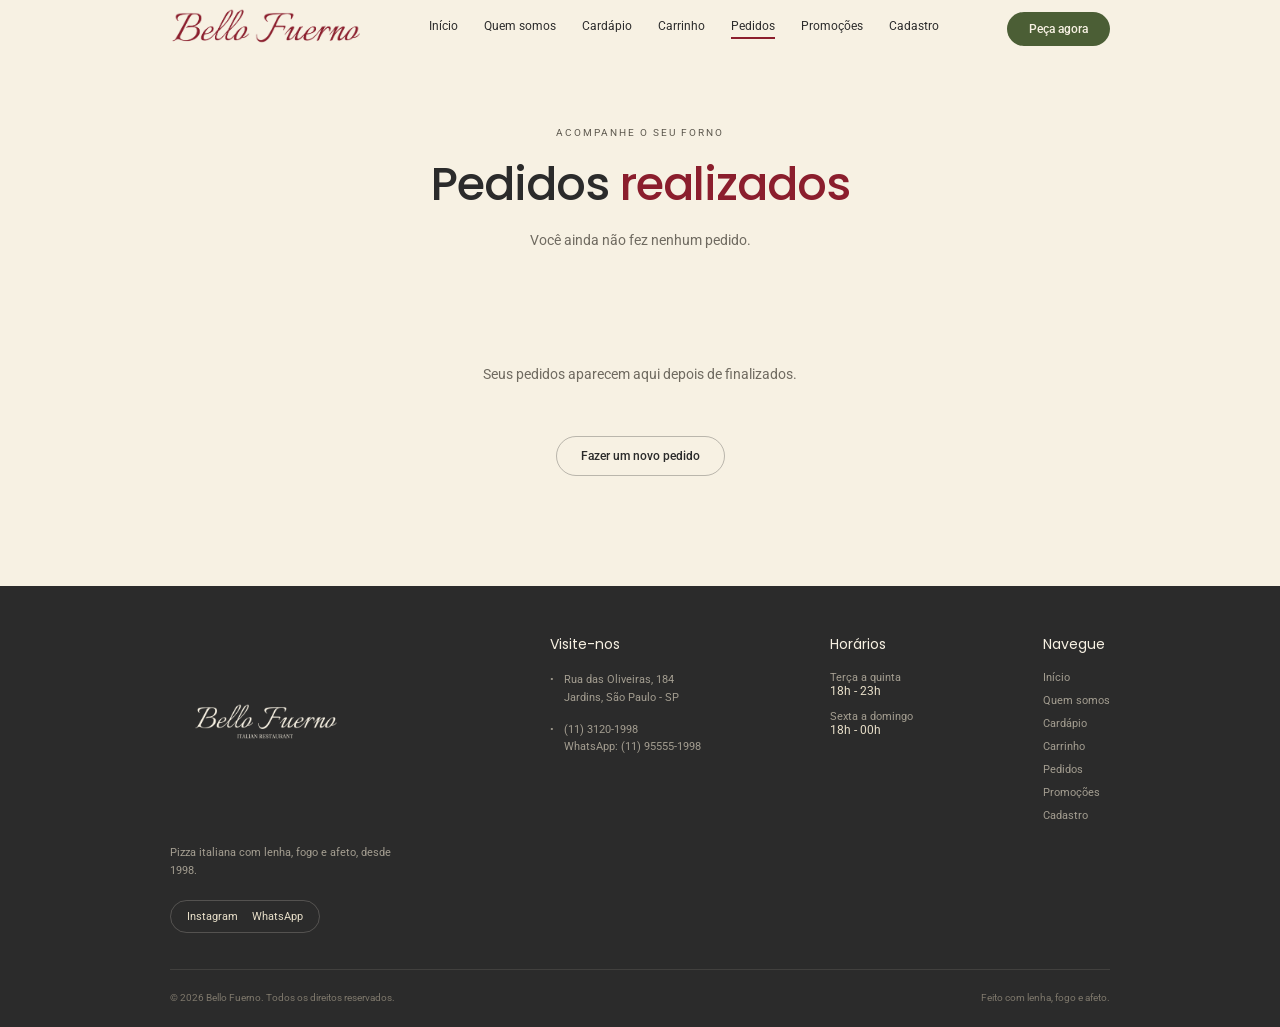
<file: pedidos.html>
<!DOCTYPE html>
<html lang="pt-BR">
<head>
    <meta charset="UTF-8">
    <meta name="viewport" content="width=device-width, initial-scale=1.0">
    <title>Pedidos | Bello Fuerno</title>
    <link rel="icon" type="image/png" href="Favicom.png">
    <link rel="stylesheet" href="style.css">
    <link rel="stylesheet" href="pedidos.css">
    <link rel="preconnect" href="https://fonts.googleapis.com">
    <link rel="preconnect" href="https://fonts.gstatic.com" crossorigin>
    <link href="https://fonts.googleapis.com/css2?family=Poppins:wght@400;500;600;700&family=Roboto:wght@400;500;700&display=swap" rel="stylesheet">
</head>
<body>
    <div class="Menu">
        <div class="centro Menu1">
            <a href="index.html"><img src="Logo Bello Fuerno Claro.png" alt="Bello Fuerno"></a>
            <ul class="lista">
                <li><a href="index.html">Início</a></li>
                <li><a href="quemsomos.html">Quem somos</a></li>
                <li><a href="cardapio.html">Cardápio</a></li>
                <li><a href="carrinho.html">Carrinho</a></li>
                <li class="ativo"><a href="pedidos.html">Pedidos</a></li>
                <li><a href="promocoes.html">Promoções</a></li>
                <li><a href="cadastro.html">Cadastro</a></li>
            </ul>
            <a href="cadastro.html" class="pedir">Peça agora</a>
        </div>
    </div>

    <section class="topo">
        <p class="chamada">ACOMPANHE O SEU FORNO</p>
        <h1 class="titulo5">Pedidos <span class="vermelho">realizados</span></h1>
        <p class="descricao2" id="descricao3">Carregando os pedidos do banco de dados...</p>
    </section>

    <section class="historico">
        <div id="lista_pedidos"></div>
        <div class="acoes3">
            <a href="cardapio.html" class="botao1">Fazer um novo pedido</a>
            <button type="button" class="botao" id="baixar_todos" onclick="baixar_todos()">Baixar todos em JSON</button>
        </div>
    </section>

    <div class="rodape">
        <div class="centro">
            <div class="rodape1">
                <div class="marca">
                    <img src="Logo Bello Fuerno fundo escuro.png" alt="Bello Fuerno">
                    <p class="marca1">Pizza italiana com lenha, fogo e afeto, desde 1998.</p>
                    <div class="redes">
                        <a href="#">Instagram</a>
                        <a href="#">WhatsApp</a>
                    </div>
                </div>
                <div>
                    <p class="coluna2">Visite-nos</p>
                    <div class="linha"><span>•</span>
                        <p>Rua das Oliveiras, 184<br>Jardins, São Paulo - SP</p>
                    </div>
                    <div class="linha"><span>•</span>
                        <p>(11) 3120-1998<br>WhatsApp: (11) 95555-1998</p>
                    </div>
                </div>
                <div>
                    <p class="coluna2">Horários</p>
                    <p class="horario">Terça a quinta<br><span class="horario1">18h - 23h</span></p>
                    <p class="horario">Sexta a domingo<br><span class="horario1">18h - 00h</span></p>
                </div>
                <div class="coluna4">
                    <p class="coluna2">Navegue</p>
                    <a href="index.html">Início</a>
                    <a href="quemsomos.html">Quem somos</a>
                    <a href="cardapio.html">Cardápio</a>
                    <a href="carrinho.html">Carrinho</a>
                    <a href="pedidos.html">Pedidos</a>
                    <a href="promocoes.html">Promoções</a>
                    <a href="cadastro.html">Cadastro</a>
                </div>
            </div>
            <div class="rodape2">
                <p>© 2026 Bello Fuerno. Todos os direitos reservados.</p>
                <p>Feito com lenha, fogo e afeto.</p>
            </div>
        </div>
    </div>
    <script src="script.js"></script>
    <script src="pedidos.js"></script>
</body>
</html>
</file>
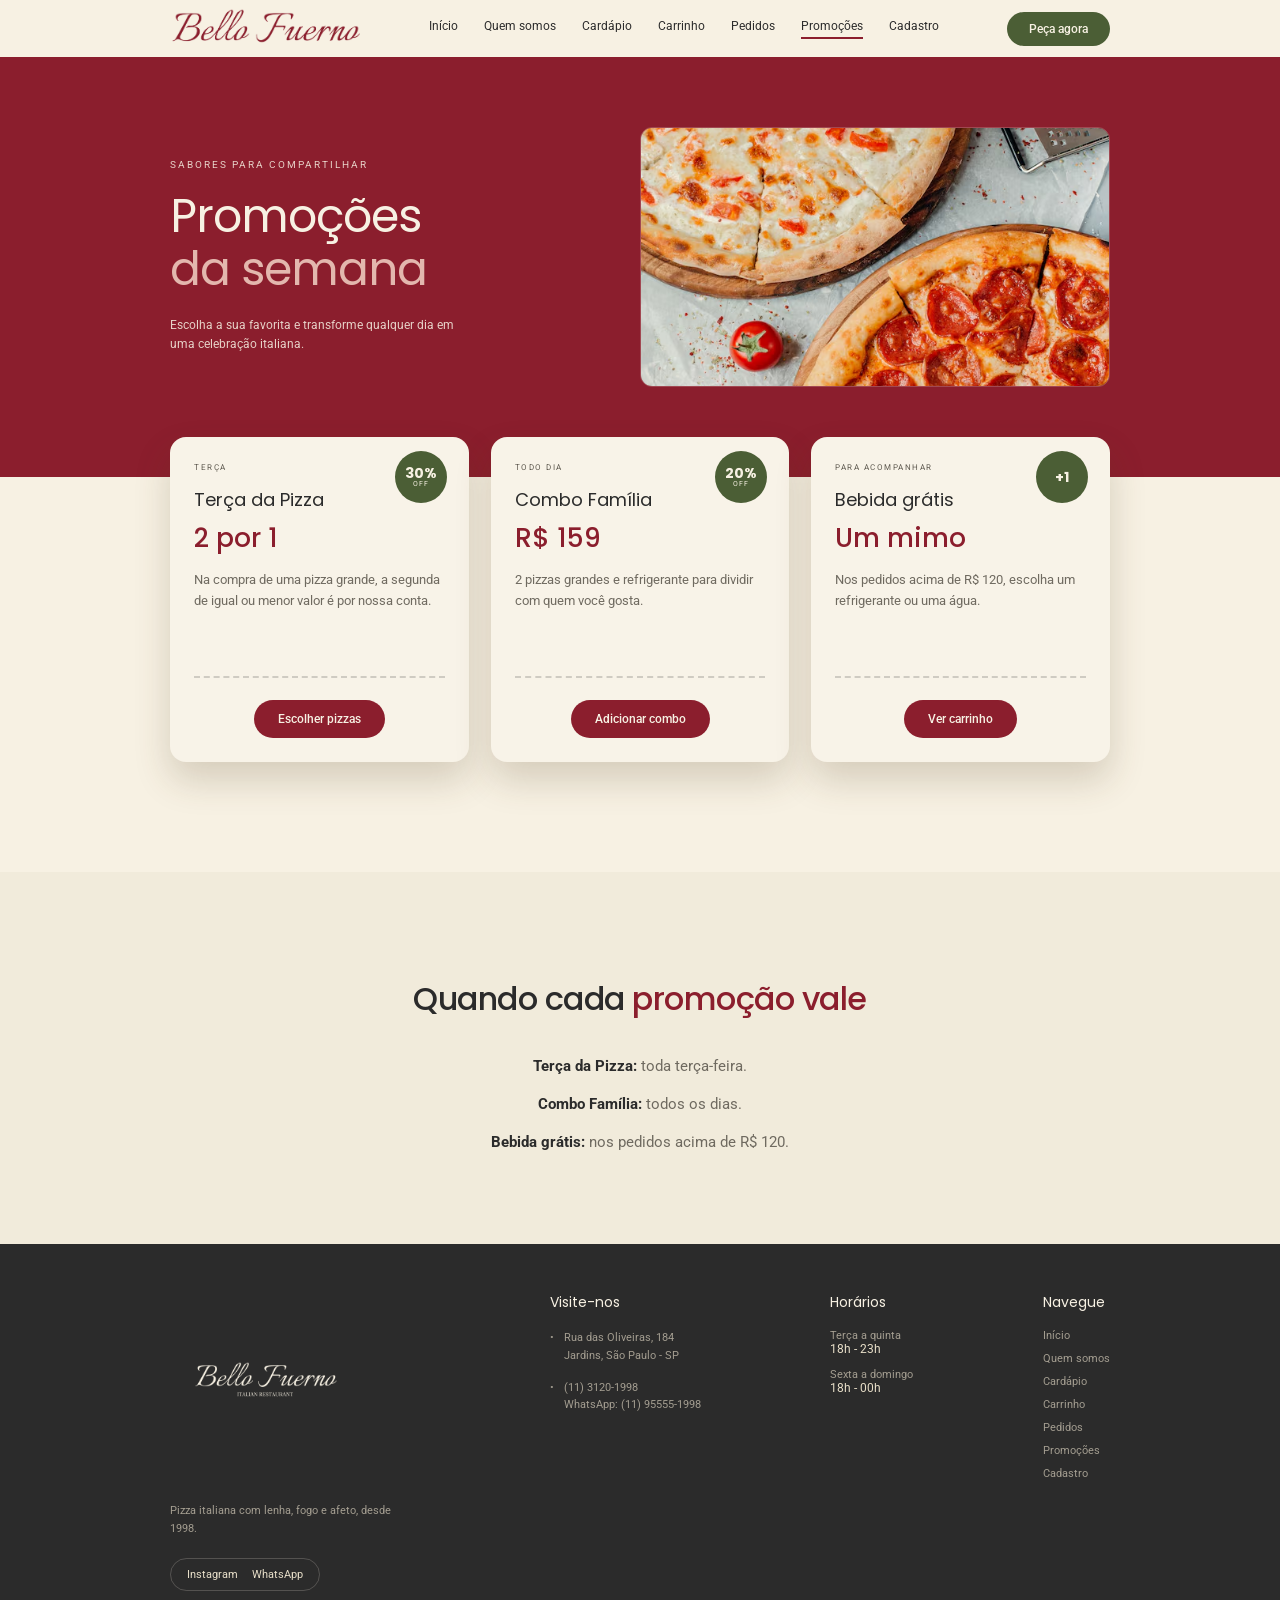
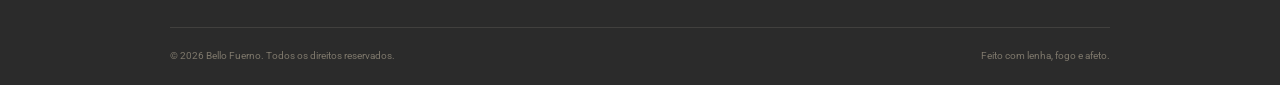
<file: promocoes.html>
<!DOCTYPE html>
<html lang="pt-BR">
<head>
    <meta charset="UTF-8">
    <meta name="viewport" content="width=device-width, initial-scale=1.0">
    <title>Promoções | Bello Fuerno</title>
    <link rel="icon" type="image/png" href="Favicom.png">
    <link rel="stylesheet" href="style.css">
    <link rel="stylesheet" href="promocoes.css">
    <link rel="preconnect" href="https://fonts.googleapis.com">
    <link rel="preconnect" href="https://fonts.gstatic.com" crossorigin>
    <link href="https://fonts.googleapis.com/css2?family=Poppins:wght@400;500;600;700&family=Roboto:wght@400;500;700&display=swap" rel="stylesheet">
</head>
<body>
    <div class="Menu">
        <div class="centro Menu1">
            <a href="index.html"><img src="Logo Bello Fuerno Claro.png" alt="Bello Fuerno"></a>
            <ul class="lista">
                <li><a href="index.html">Início</a></li>
                <li><a href="quemsomos.html">Quem somos</a></li>
                <li><a href="cardapio.html">Cardápio</a></li>
                <li><a href="carrinho.html">Carrinho</a></li>
                <li><a href="pedidos.html">Pedidos</a></li>
                <li class="ativo"><a href="promocoes.html">Promoções</a></li>
                <li><a href="cadastro.html">Cadastro</a></li>
            </ul>
            <a href="cadastro.html" class="pedir">Peça agora</a>
        </div>
    </div>

    <section class="topo1">
        <div class="centro topo2">
            <div>
                <p class="chamada chamada2">SABORES PARA COMPARTILHAR</p>
                <h1 class="titulo8">Promoções <br><span class="rosa">da semana</span></h1>
                <p class="descricao1">Escolha a sua favorita e transforme qualquer dia em uma celebração italiana.</p>
            </div>
            <img class="combo combo1" src="Combo duas pizzas.avif" alt="Combo com duas pizzas sobre mesa">
        </div>
    </section>

    <section class="cupons">
        <div class="cupom">
            <span class="selo"><b>30%</b><span>OFF</span></span>
            <p class="dia">TERÇA</p>
            <p class="cupom1">Terça da Pizza</p>
            <p class="cupom2">2 por 1</p>
            <p class="cupom3">Na compra de uma pizza grande, a segunda de igual ou menor valor é por nossa conta.</p>
            <div class="cupom4">
                <a href="cardapio.html" class="botao">Escolher pizzas</a>
            </div>
        </div>
        <div class="cupom" data-id="12">
            <span class="selo"><b>20%</b><span>OFF</span></span>
            <p class="dia">TODO DIA</p>
            <p class="cupom1">Combo Família</p>
            <p class="cupom2">R$ 159</p>
            <p class="cupom3">2 pizzas grandes e refrigerante para dividir com quem você gosta.</p>
            <div class="cupom4">
                <a href="carrinho.html" class="botao" onclick="adicionar(this)">Adicionar combo</a>
            </div>
        </div>
        <div class="cupom">
            <span class="selo"><b>+1</b></span>
            <p class="dia">PARA ACOMPANHAR</p>
            <p class="cupom1">Bebida grátis</p>
            <p class="cupom2">Um mimo</p>
            <p class="cupom3">Nos pedidos acima de R$ 120, escolha um refrigerante ou uma água.</p>
            <div class="cupom4">
                <a href="carrinho.html" class="botao">Ver carrinho</a>
            </div>
        </div>
    </section>

    <section class="quando">
        <div class="centro">
            <h2 class="titulo3">Quando cada <span class="vermelho">promoção vale</span></h2>
            <p class="quando1 quando2"><strong>Terça da Pizza:</strong> toda terça-feira.</p>
            <p class="quando1"><strong>Combo Família:</strong> todos os dias.</p>
            <p class="quando1"><strong>Bebida grátis:</strong> nos pedidos acima de R$ 120.</p>
        </div>
    </section>

    <div class="rodape">
        <div class="centro">
            <div class="rodape1">
                <div class="marca">
                    <img src="Logo Bello Fuerno fundo escuro.png" alt="Bello Fuerno">
                    <p class="marca1">Pizza italiana com lenha, fogo e afeto, desde 1998.</p>
                    <div class="redes">
                        <a href="#">Instagram</a>
                        <a href="#">WhatsApp</a>
                    </div>
                </div>
                <div>
                    <p class="coluna2">Visite-nos</p>
                    <div class="linha"><span>•</span>
                        <p>Rua das Oliveiras, 184<br>Jardins, São Paulo - SP</p>
                    </div>
                    <div class="linha"><span>•</span>
                        <p>(11) 3120-1998<br>WhatsApp: (11) 95555-1998</p>
                    </div>
                </div>
                <div>
                    <p class="coluna2">Horários</p>
                    <p class="horario">Terça a quinta<br><span class="horario1">18h - 23h</span></p>
                    <p class="horario">Sexta a domingo<br><span class="horario1">18h - 00h</span></p>
                </div>
                <div class="coluna4">
                    <p class="coluna2">Navegue</p>
                    <a href="index.html">Início</a>
                    <a href="quemsomos.html">Quem somos</a>
                    <a href="cardapio.html">Cardápio</a>
                    <a href="carrinho.html">Carrinho</a>
                    <a href="pedidos.html">Pedidos</a>
                    <a href="promocoes.html">Promoções</a>
                    <a href="cadastro.html">Cadastro</a>
                </div>
            </div>
            <div class="rodape2">
                <p>© 2026 Bello Fuerno. Todos os direitos reservados.</p>
                <p>Feito com lenha, fogo e afeto.</p>
            </div>
        </div>
    </div>
    <script src="script.js"></script>
</body>
</html>
</file>
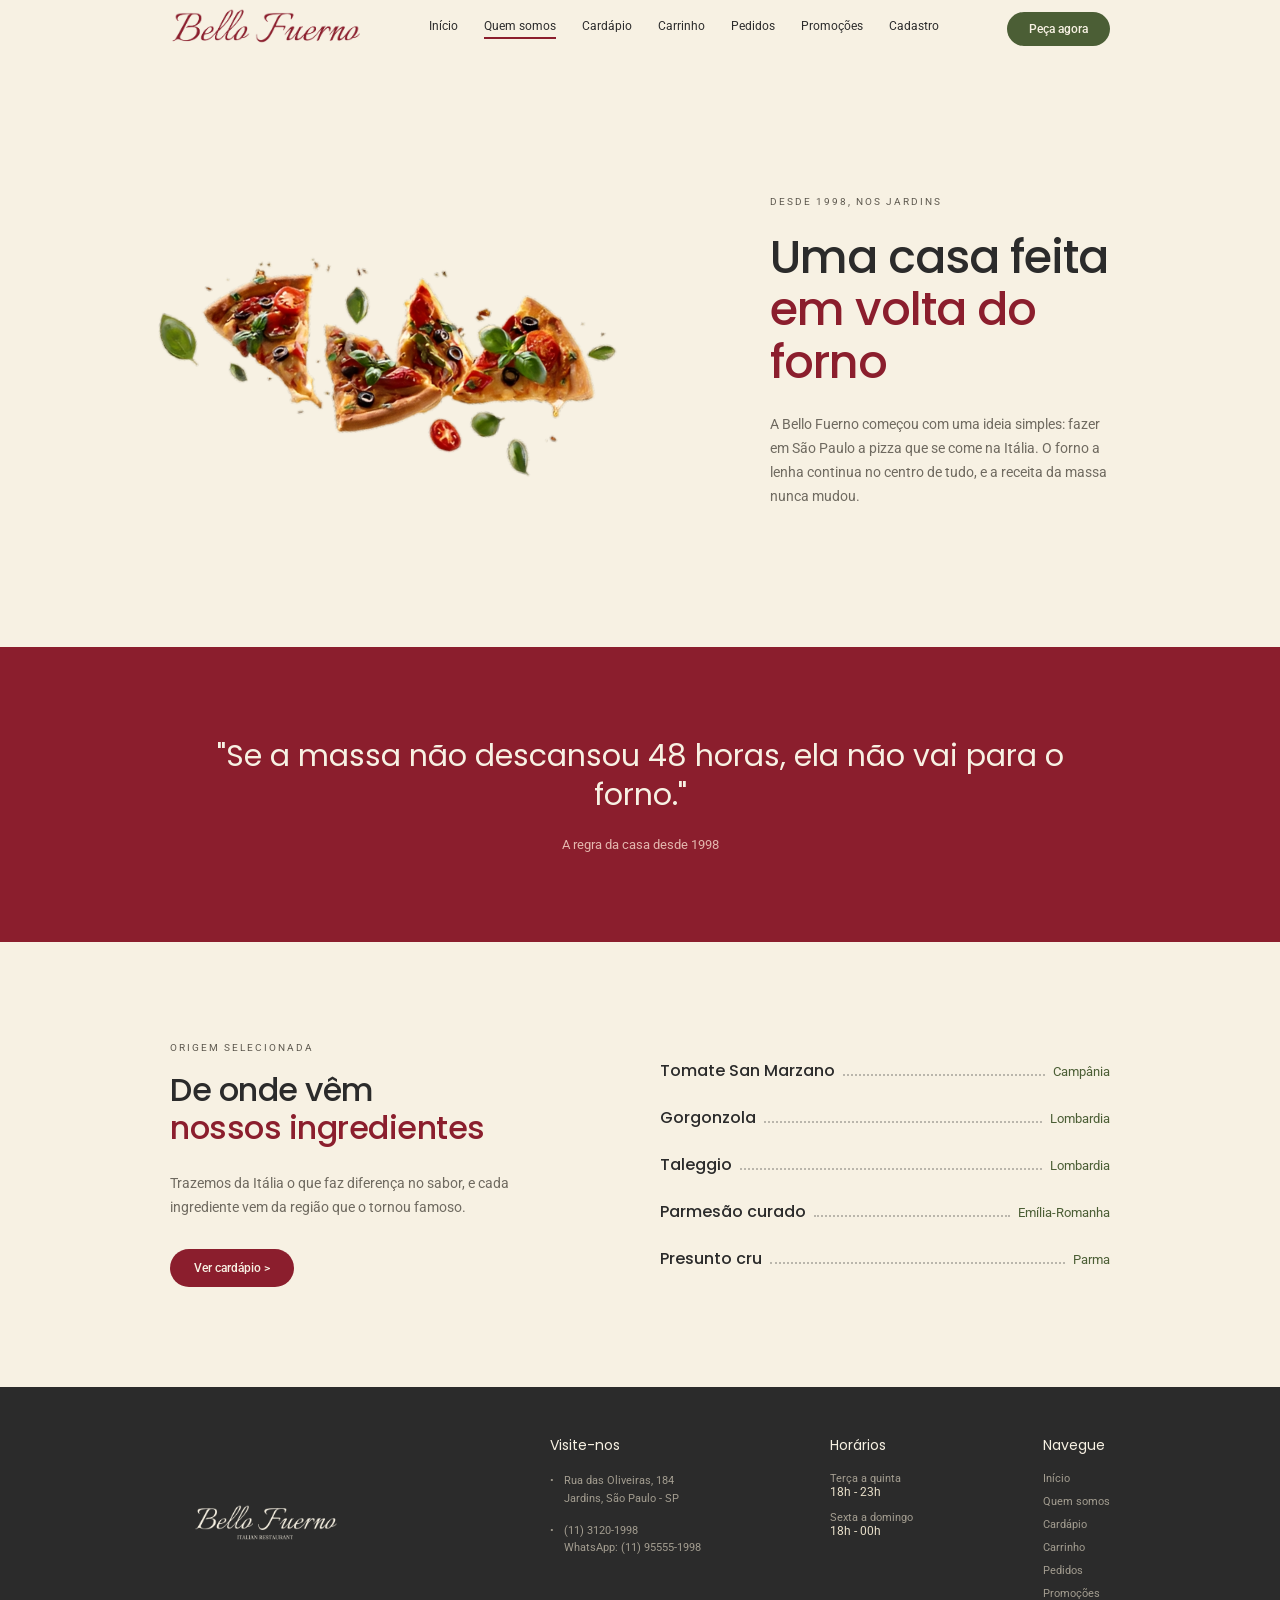
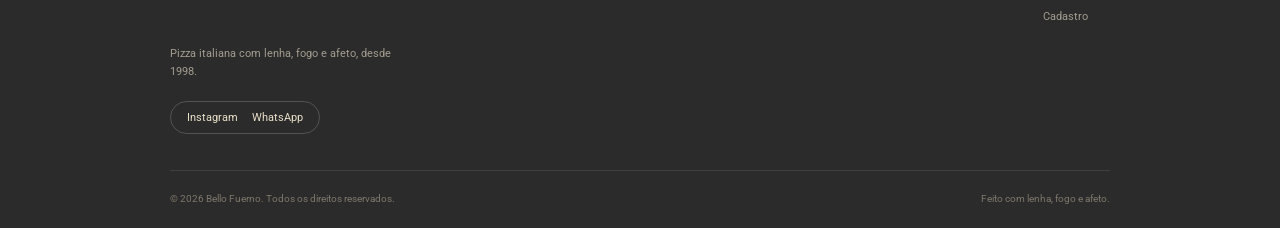
<file: quemsomos.html>
<!DOCTYPE html>
<html lang="pt-BR">
<head>
    <meta charset="UTF-8">
    <meta name="viewport" content="width=device-width, initial-scale=1.0">
    <title>Quem somos | Bello Fuerno</title>
    <link rel="icon" type="image/png" href="Favicom.png">
    <link rel="stylesheet" href="style.css">
    <link rel="stylesheet" href="quemsomos.css">
    <link rel="preconnect" href="https://fonts.googleapis.com">
    <link rel="preconnect" href="https://fonts.gstatic.com" crossorigin>
    <link href="https://fonts.googleapis.com/css2?family=Poppins:wght@400;500;600;700&family=Roboto:wght@400;500;700&display=swap" rel="stylesheet">
</head>
<body>
    <div class="Menu">
        <div class="centro Menu1">
            <a href="index.html"><img src="Logo Bello Fuerno Claro.png" alt="Bello Fuerno"></a>
            <ul class="lista">
                <li><a href="index.html">Início</a></li>
                <li class="ativo"><a href="quemsomos.html">Quem somos</a></li>
                <li><a href="cardapio.html">Cardápio</a></li>
                <li><a href="carrinho.html">Carrinho</a></li>
                <li><a href="pedidos.html">Pedidos</a></li>
                <li><a href="promocoes.html">Promoções</a></li>
                <li><a href="cadastro.html">Cadastro</a></li>
            </ul>
            <a href="cadastro.html" class="pedir">Peça agora</a>
        </div>
    </div>

    <section class="fundo">
        <img class="pizzabanner1" src="Pizza artesanal com tomate, pepperoni e manjericão.png" alt="Fatias de pizza com tomate, azeitona e manjericão">
        <div>
            <p class="chamada">DESDE 1998, NOS JARDINS</p>
            <h1 class="titulo">Uma casa feita <br><span class="vermelho">em volta do forno</span></h1>
            <p class="descricao">A Bello Fuerno começou com uma ideia simples: fazer em São Paulo a pizza que se come na Itália. O forno a lenha continua no centro de tudo, e a receita da massa nunca mudou.</p>
        </div>
    </section>

    <section class="regra">
        <div class="centro">
            <p class="regra1">"Se a massa não descansou 48 horas, ela não vai para o forno."</p>
            <p class="regra2">A regra da casa desde 1998</p>
        </div>
    </section>

    <section class="origem">
        <div class="origem1">
            <p class="chamada">ORIGEM SELECIONADA</p>
            <h2 class="titulo7">De onde vêm <br><span class="vermelho">nossos ingredientes</span></h2>
            <p class="descricao">Trazemos da Itália o que faz diferença no sabor, e cada ingrediente vem da região que o tornou famoso.</p>
            <div class="botoes">
                <a href="cardapio.html" class="botao">Ver cardápio ></a>
            </div>
        </div>
        <div class="origem2">
            <div class="prato2 origem3">
                <p class="nome1">Tomate San Marzano</p>
                <span class="pontos"></span>
                <p class="regiao">Campânia</p>
            </div>
            <div class="prato2 origem3">
                <p class="nome1">Gorgonzola</p>
                <span class="pontos"></span>
                <p class="regiao">Lombardia</p>
            </div>
            <div class="prato2 origem3">
                <p class="nome1">Taleggio</p>
                <span class="pontos"></span>
                <p class="regiao">Lombardia</p>
            </div>
            <div class="prato2 origem3">
                <p class="nome1">Parmesão curado</p>
                <span class="pontos"></span>
                <p class="regiao">Emília-Romanha</p>
            </div>
            <div class="prato2 origem3">
                <p class="nome1">Presunto cru</p>
                <span class="pontos"></span>
                <p class="regiao">Parma</p>
            </div>
        </div>
    </section>

    <div class="rodape">
        <div class="centro">
            <div class="rodape1">
                <div class="marca">
                    <img src="Logo Bello Fuerno fundo escuro.png" alt="Bello Fuerno">
                    <p class="marca1">Pizza italiana com lenha, fogo e afeto, desde 1998.</p>
                    <div class="redes">
                        <a href="#">Instagram</a>
                        <a href="#">WhatsApp</a>
                    </div>
                </div>
                <div>
                    <p class="coluna2">Visite-nos</p>
                    <div class="linha"><span>•</span>
                        <p>Rua das Oliveiras, 184<br>Jardins, São Paulo - SP</p>
                    </div>
                    <div class="linha"><span>•</span>
                        <p>(11) 3120-1998<br>WhatsApp: (11) 95555-1998</p>
                    </div>
                </div>
                <div>
                    <p class="coluna2">Horários</p>
                    <p class="horario">Terça a quinta<br><span class="horario1">18h - 23h</span></p>
                    <p class="horario">Sexta a domingo<br><span class="horario1">18h - 00h</span></p>
                </div>
                <div class="coluna4">
                    <p class="coluna2">Navegue</p>
                    <a href="index.html">Início</a>
                    <a href="quemsomos.html">Quem somos</a>
                    <a href="cardapio.html">Cardápio</a>
                    <a href="carrinho.html">Carrinho</a>
                    <a href="pedidos.html">Pedidos</a>
                    <a href="promocoes.html">Promoções</a>
                    <a href="cadastro.html">Cadastro</a>
                </div>
            </div>
            <div class="rodape2">
                <p>© 2026 Bello Fuerno. Todos os direitos reservados.</p>
                <p>Feito com lenha, fogo e afeto.</p>
            </div>
        </div>
    </div>
    <script src="script.js"></script>
</body>
</html>
</file>
<file: style.css>
*
{
    margin: 0;
    padding: 0;
    box-sizing: border-box;
}
body
{
    background-color: #F7F1E3;
    font-family: 'Roboto', sans-serif;
    color: #2B2B2B;
}
a
{
    text-decoration: none;
    color: inherit;
}
ul
{
    list-style: none;
}
.centro
{
    max-width: 980px;
    margin: 0 auto;
    padding: 0 20px;
}
.Menu
{
    position: sticky;
    top: 0;
    z-index: 20;
    background-color: #F7F1E3;
}
.Menu1
{
    display: flex;
    align-items: center;
    justify-content: space-between;
}
.Menu img
{
    width: 190px;
    display: block;
    height: 57px;
    object-fit: cover;
}
.lista
{
    display: flex;
    gap: 26px;
}
.lista li
{
    transition: 0.3s;
    padding-bottom: 4px;
    border-bottom: 2px solid transparent;
    font-size: 12px;
}
.lista .ativo
{
    border-color: #8B1E2D;
}
.lista li:hover
{
    border-color: #8B1E2D;
}
.pedir
{
    transition: 0.3s;
    border-radius: 30px;
    font-size: 12px;
    font-weight: 500;
    padding: 10px 22px;
    background-color: #4B5E35;
    color: #F7F1E3;
}
.pedir:hover
{
    background-color: #3A4A29;
}
.fundo
{
    display: flex;
    align-items: center;
    justify-content: space-between;
    height: 590px;
    max-width: 980px;
    margin: 0 auto;
    padding: 0 20px;
}
.topo
{
    max-width: 980px;
    margin: 0 auto;
    padding: 70px 20px 50px;
}
.chamada
{
    font-size: 10px;
    letter-spacing: 2px;
    color: #5f5a50;
}
.chamada2
{
    color: rgba(247, 241, 227, 0.85);
}
.titulo
{
    font-family: 'Poppins', sans-serif;
    font-size: 46px;
    font-weight: 500;
    line-height: 1.15;
    letter-spacing: -1px;
    margin-top: 24px;
    max-width: 440px;
}
.titulo5
{
    font-family: 'Poppins', sans-serif;
    font-size: 46px;
    font-weight: 500;
    line-height: 1.15;
    letter-spacing: -1px;
    margin-top: 20px;
}
.vermelho
{
    color: #8B1E2D;
}
.descricao
{
    font-size: 14px;
    line-height: 1.7;
    color: #6f6a60;
    margin-top: 24px;
    max-width: 410px;
}
.descricao2
{
    font-size: 14px;
    line-height: 1.7;
    color: #6f6a60;
    margin-top: 18px;
    max-width: 480px;
}
.botoes
{
    margin-top: 30px;
    display: flex;
    gap: 12px;
}
.botao
{
    transition: 0.3s;
    border-radius: 30px;
    font-size: 12px;
    font-weight: 500;
    display: inline-block;
    padding: 12px 24px;
    background-color: #8B1E2D;
    color: #F7F1E3;
}
.botao:hover
{
    background-color: #6F1724;
}
.botao1
{
    transition: 0.3s;
    border-radius: 30px;
    font-size: 12px;
    font-weight: 500;
    display: inline-block;
    padding: 12px 24px;
    border: 1px solid rgba(43, 43, 43, 0.3);
}
.botao1:hover
{
    border-color: #2B2B2B;
    background-color: #2B2B2B;
    color: #F7F1E3;
}
.titulo3
{
    font-family: 'Poppins', sans-serif;
    text-align: center;
    margin-top: 18px;
    font-size: 32px;
    font-weight: 500;
    line-height: 1.2;
    letter-spacing: -0.5px;
}
.nome1
{
    font-family: 'Poppins', sans-serif;
    font-weight: 500;
}
.prato2
{
    display: flex;
    align-items: baseline;
    gap: 8px;
}
.pontos
{
    flex: 1;
    border-bottom: 2px dotted rgba(43, 43, 43, 0.3);
}
.preco2
{
    font-family: 'Poppins', sans-serif;
    color: #8B1E2D;
    font-weight: 600;
    white-space: nowrap;
}
.ingredientes1
{
    margin-top: 6px;
    max-width: 480px;
    font-size: 13px;
    line-height: 1.5;
    color: #6f6a60;
}
.titulo4
{
    font-family: 'Poppins', sans-serif;
    margin-top: 20px;
    max-width: 400px;
    font-size: 36px;
    font-weight: 400;
    line-height: 1.2;
    letter-spacing: -0.5px;
}
.rosa
{
    color: #E3B7AE;
}
.descricao1
{
    margin-top: 20px;
    max-width: 300px;
    font-size: 12px;
    line-height: 1.6;
    color: rgba(247, 241, 227, 0.85);
}
.combo
{
    object-fit: cover;
    width: 392px;
    height: 173px;
    border: 1px solid rgba(247, 241, 227, 0.2);
    border-radius: 12px;
}
.selo
{
    position: absolute;
    top: 14px;
    right: 22px;
    width: 52px;
    height: 52px;
    display: grid;
    place-content: center;
    border-radius: 50%;
    background-color: #4B5E35;
    color: #F7F1E3;
    text-align: center;
}
.selo b
{
    font-family: 'Poppins', sans-serif;
    font-size: 14px;
    line-height: 1;
}
.selo span
{
    font-size: 7px;
    letter-spacing: 1px;
}
.dia
{
    font-size: 8px;
    letter-spacing: 1.5px;
    color: #5f5a50;
}
.rodape
{
    padding: 48px 0 24px;
    background-color: #2B2B2B;
    color: #a39d90;
}
.rodape1
{
    display: flex;
    justify-content: space-between;
}
.marca img
{
    width: 190px;
}
.marca1
{
    max-width: 250px;
    margin-top: 16px;
    font-size: 11px;
    line-height: 1.6;
}
.redes
{
    font-size: 11px;
    margin-top: 20px;
    padding: 9px 16px;
    display: inline-flex;
    gap: 14px;
    border: 1px solid rgba(247, 241, 227, 0.2);
    border-radius: 20px;
    color: #E8DFC9;
}
.coluna2
{
    font-family: 'Poppins', sans-serif;
    margin-bottom: 16px;
    font-size: 14px;
    color: #F7F1E3;
}
.linha
{
    display: flex;
    gap: 10px;
    margin-bottom: 14px;
    font-size: 11px;
    line-height: 1.6;
}
.horario
{
    margin-top: 12px;
    font-size: 11px;
}
.horario1
{
    font-size: 12px;
    color: #E8DFC9;
}
.coluna4 a
{
    transition: 0.3s;
    display: block;
    margin-bottom: 10px;
    font-size: 11px;
}
.coluna4 a:hover
{
    color: #F7F1E3;
}
.rodape2
{
    margin-top: 36px;
    padding-top: 22px;
    display: flex;
    justify-content: space-between;
    border-top: 1px solid rgba(247, 241, 227, 0.1);
    font-size: 10px;
    color: #7d776b;
}
@media (max-width: 1100px)
{
    .Menu
    {
        position: static;
    }
    .Menu1
    {
        flex-wrap: wrap;
        padding-bottom: 12px;
    }
    .Menu img
    {
        width: 160px;
    }
    .lista
    {
        order: 3;
        width: 100%;
        flex-wrap: wrap;
        justify-content: space-between;
        gap: 8px 14px;
    }
    .fundo
    {
        height: auto;
        padding: 40px 20px 70px;
        flex-direction: column;
        align-items: stretch;
        gap: 30px;
    }
    .titulo
    {
        font-size: 32px;
    }
    .titulo5
    {
        font-size: 32px;
    }
    .titulo4
    {
        font-size: 32px;
    }
    .descricao1
    {
        font-size: 13px;
    }
    .combo
    {
        width: 100%;
    }
    .rodape1
    {
        flex-direction: column;
        gap: 30px;
    }
    .marca1
    {
        font-size: 13px;
    }
    .redes
    {
        font-size: 13px;
    }
    .linha
    {
        font-size: 13px;
    }
    .horario
    {
        font-size: 13px;
    }
    .coluna4 a
    {
        font-size: 13px;
    }
    .rodape2
    {
        flex-direction: column;
        gap: 30px;
        font-size: 13px;
    }
}
</file>
<file: index.css>
.pizzabanner
{
    width: 560px;
    margin-right: -40px;
}
.faixa
{
    background-color: #4B5E35;
    color: #fff9ea;
}
.faixa1
{
    height: 92px;
    display: flex;
    align-items: center;
}
.item
{
    flex: 1;
}
.item3
{
    padding-left: 26px;
    border-left: 1px solid rgba(247, 241, 227, 0.2);
}
.item1
{
    font-family: 'Poppins', sans-serif;
    font-size: 13px;
}
.item2
{
    margin-top: 3px;
    font-size: 10px;
    opacity: 0.7;
}
.cardapio
{
    padding: 100px 0 80px;
    background-color: #F1EBDB;
}
.chamada1
{
    text-align: center;
}
.subtitulo
{
    text-align: center;
    margin-top: 14px;
    font-size: 12px;
    color: #7a7468;
}
.pizzas
{
    display: flex;
    gap: 18px;
    margin: 60px 0 40px;
}
.pizza
{
    position: relative;
    flex: 1;
}
.pedida
{
    position: absolute;
    top: 10px;
    left: 10px;
    padding: 4px 9px;
    border-radius: 6px;
    background-color: #8B1E2D;
    color: #F7F1E3;
    font-size: 10px;
    letter-spacing: 1px;
}
.foto
{
    object-fit: cover;
    display: block;
    width: 100%;
    aspect-ratio: 1 / 1;
    border-radius: 10px;
}
.nome
{
    font-family: 'Poppins', sans-serif;
    font-weight: 500;
    margin-top: 22px;
}
.ingredientes
{
    margin-top: 8px;
    min-height: 34px;
    font-size: 11px;
    line-height: 1.5;
    color: #8a8478;
}
.preco1
{
    display: flex;
    align-items: center;
    justify-content: space-between;
    margin-top: 20px;
    padding-top: 16px;
    border-top: 1px solid rgba(43, 43, 43, 0.1);
}
.adicionar
{
    transition: 0.3s;
    font-size: 11px;
}
.adicionar:hover
{
    color: #8B1E2D;
}
.promocoes
{
    background-color: #8B1E2D;
    color: #F7F1E3;
    padding: 100px 0 90px;
}
.promocoes1
{
    display: flex;
    justify-content: space-between;
}
.promocoes .combo
{
    height: 258px;
    margin-top: 28px;
}
.cartoes
{
    width: 470px;
    display: flex;
    flex-direction: column;
    gap: 14px;
}
.cartao
{
    position: relative;
    padding: 20px 90px 20px 24px;
    border-radius: 12px;
    background-color: #F7F1E3;
    color: #2B2B2B;
}
.cartao1
{
    font-family: 'Poppins', sans-serif;
    margin-top: 10px;
}
.oferta1
{
    font-family: 'Poppins', sans-serif;
    color: #8B1E2D;
    margin-top: 4px;
    font-size: 21px;
    font-weight: 500;
}
.cartao2
{
    margin-top: 8px;
    font-size: 10px;
    line-height: 1.5;
    color: #7a7468;
}
.clientes
{
    max-width: 910px;
    margin: 0 auto;
    padding: 90px 20px 160px;
}
.depoimentos
{
    margin-top: 70px;
    display: flex;
    gap: 18px;
}
.depoimento
{
    position: relative;
    flex: 1;
    padding: 28px 24px 22px;
    border: 1px solid #E6DCC6;
    border-radius: 14px;
    background-color: #F1EADA;
}
.estrelas
{
    font-size: 14px;
    letter-spacing: 3px;
}
.aspas
{
    font-family: 'Poppins', sans-serif;
    position: absolute;
    top: 14px;
    right: 22px;
    font-size: 48px;
    line-height: 1;
    color: #E3B7AE;
}
.frase
{
    font-family: 'Poppins', sans-serif;
    min-height: 88px;
    margin-top: 16px;
    font-size: 13px;
    line-height: 1.7;
}
.autor
{
    margin-top: 18px;
    padding-top: 16px;
    display: flex;
    align-items: center;
    gap: 12px;
    border-top: 1px solid #E0D6C0;
}
.inicial
{
    font-family: 'Poppins', sans-serif;
    width: 34px;
    height: 34px;
    display: grid;
    place-items: center;
    border: 1px solid #D5CAB1;
    border-radius: 50%;
    background-color: #F7F1E3;
    font-size: 10px;
    color: #8a8478;
}
.autor1
{
    font-size: 11px;
    font-weight: 700;
}
.autor2
{
    font-size: 10px;
    color: #8a8478;
}
@media (max-width: 1100px)
{
    .pizzabanner
    {
        width: 100%;
    }
    .faixa1
    {
        height: auto;
        padding-top: 20px;
        padding-bottom: 20px;
        flex-wrap: wrap;
        gap: 16px;
    }
    .item
    {
        flex-basis: 40%;
    }
    .item3
    {
        padding-left: 0;
        border-left: none;
    }
    .item2
    {
        font-size: 13px;
    }
    .pizzas
    {
        flex-wrap: wrap;
    }
    .pizza
    {
        flex-basis: 40%;
    }
    .ingredientes
    {
        font-size: 13px;
    }
    .adicionar
    {
        font-size: 13px;
    }
    .promocoes1
    {
        flex-direction: column;
        gap: 30px;
    }
    .cartoes
    {
        width: 100%;
    }
    .cartao2
    {
        font-size: 13px;
    }
    .depoimentos
    {
        flex-direction: column;
        gap: 30px;
    }
    .frase
    {
        min-height: 0;
    }
    .autor2
    {
        font-size: 13px;
    }
}
</file>
<file: admin.css>
.topo
{
    text-align: center;
}
.descricao2
{
    margin: 18px auto 0;
}
.categorias
{
    position: sticky;
    top: 57px;
    padding: 12px 0;
    border-top: 1px solid rgba(43, 43, 43, 0.1);
    border-bottom: 1px solid rgba(43, 43, 43, 0.1);
    background-color: #F7F1E3;
}
.categorias1
{
    display: flex;
    gap: 8px;
}
.categoria
{
    transition: 0.3s;
    padding: 7px 18px;
    border: 1px solid rgba(43, 43, 43, 0.25);
    border-radius: 30px;
    font-size: 12px;
    cursor: pointer;
}
.categoria:hover
{
    background-color: #4B5E35;
    color: #F7F1E3;
}
.ativo2
{
    border-color: #8B1E2D;
    background-color: #8B1E2D;
    color: #F7F1E3;
}
.painel
{
    max-width: 980px;
    margin: 0 auto;
    padding: 50px 20px 110px;
    display: flex;
    align-items: flex-start;
    gap: 40px;
}
.formulario2
{
    position: sticky;
    top: 130px;
    width: 340px;
    padding: 28px;
    border-radius: 18px;
    background-color: #F8F3E8;
    box-shadow: 0 10px 28px rgba(80, 60, 30, 0.12);
}
.resumo1
{
    margin-bottom: 18px;
    font-family: 'Poppins', sans-serif;
    font-size: 18px;
    font-weight: 500;
}
.campo
{
    display: block;
    margin-bottom: 18px;
    font-size: 13px;
    font-weight: 500;
}
.campo input
{
    width: 100%;
    margin-top: 8px;
    padding: 12px 14px;
    border: 1px solid rgba(43, 43, 43, 0.25);
    border-radius: 10px;
    background-color: #F7F1E3;
    font-family: inherit;
    font-size: 14px;
}
.acoes2
{
    display: flex;
    gap: 10px;
}
.salvar
{
    flex: 1;
    border: none;
    font-family: inherit;
    text-align: center;
    cursor: pointer;
}
.limpar
{
    border: 1px solid rgba(43, 43, 43, 0.3);
    background-color: transparent;
    font-family: inherit;
    cursor: pointer;
}
.recado
{
    margin-top: 16px;
    font-size: 12px;
    line-height: 1.6;
    color: #4B5E35;
}
.erro
{
    color: #8B1E2D;
}
.tabela2
{
    flex: 1;
}
.registro
{
    padding: 18px 0;
    display: flex;
    align-items: center;
    gap: 16px;
    border-top: 1px solid rgba(43, 43, 43, 0.12);
}
.registro1
{
    flex: 1;
}
.id
{
    width: 34px;
    font-family: 'Poppins', sans-serif;
    font-size: 13px;
    color: #8a8478;
}
.detalhe
{
    margin-top: 4px;
    font-size: 12px;
    line-height: 1.5;
    color: #6f6a60;
}
.editar
{
    transition: 0.3s;
    padding: 7px 16px;
    border: 1px solid #4B5E35;
    border-radius: 30px;
    background-color: transparent;
    font-family: inherit;
    font-size: 12px;
    color: #4B5E35;
    cursor: pointer;
}
.editar:hover
{
    background-color: #4B5E35;
    color: #F7F1E3;
}
.excluir
{
    transition: 0.3s;
    padding: 7px 16px;
    border: 1px solid #8B1E2D;
    border-radius: 30px;
    background-color: transparent;
    font-family: inherit;
    font-size: 12px;
    color: #8B1E2D;
    cursor: pointer;
}
.excluir:hover
{
    background-color: #8B1E2D;
    color: #F7F1E3;
}
.vazio2
{
    padding: 30px 0;
    border-top: 1px solid rgba(43, 43, 43, 0.12);
    font-size: 14px;
    line-height: 1.7;
    color: #6f6a60;
}
@media (max-width: 1100px)
{
    .categorias
    {
        position: static;
    }
    .categorias1
    {
        flex-wrap: wrap;
    }
    .painel
    {
        flex-direction: column;
        align-items: stretch;
        gap: 30px;
    }
    .formulario2
    {
        position: static;
        width: 100%;
    }
    .registro
    {
        flex-wrap: wrap;
    }
    .registro1
    {
        flex-basis: 100%;
    }
}
</file>
<file: cadastro.css>
.topo
{
    text-align: center;
}
.descricao2
{
    margin: 18px auto 0;
}
.cadastro
{
    max-width: 980px;
    margin: 0 auto;
    padding: 0 20px 110px;
}
.formulario
{
    max-width: 560px;
    margin: 0 auto;
    padding: 28px;
    border-radius: 18px;
    background-color: #F8F3E8;
    box-shadow: 0 10px 28px rgba(80, 60, 30, 0.12);
}
.campo
{
    display: block;
    margin-bottom: 18px;
    font-size: 13px;
    font-weight: 500;
}
.campo input
{
    width: 100%;
    margin-top: 8px;
    padding: 12px 14px;
    border: 1px solid rgba(43, 43, 43, 0.25);
    border-radius: 10px;
    background-color: #F7F1E3;
    font-family: inherit;
    font-size: 14px;
}
.endereco
{
    display: flex;
    gap: 14px;
}
.rua
{
    flex: 1;
}
.numero
{
    width: 110px;
}
.enviar
{
    width: 100%;
    margin-top: 6px;
    border: none;
    font-family: inherit;
    cursor: pointer;
}
.recado2
{
    margin-top: 16px;
    font-size: 13px;
    line-height: 1.6;
    text-align: center;
    color: #4B5E35;
}
.erro2
{
    color: #8B1E2D;
}
</file>
<file: cardapio.css>
.categorias
{
    position: sticky;
    top: 57px;
    padding: 12px 0;
    border-top: 1px solid rgba(43, 43, 43, 0.1);
    border-bottom: 1px solid rgba(43, 43, 43, 0.1);
    background-color: #F7F1E3;
}
.categorias1
{
    display: flex;
    gap: 8px;
}
.categoria
{
    transition: 0.3s;
    padding: 7px 18px;
    border: 1px solid rgba(43, 43, 43, 0.25);
    border-radius: 30px;
    font-size: 12px;
}
.categoria:hover
{
    background-color: #4B5E35;
    color: #F7F1E3;
}
.secao
{
    max-width: 980px;
    margin: 0 auto;
    padding: 64px 20px;
    display: flex;
    gap: 50px;
    scroll-margin-top: 100px;
}
.secao3
{
    border-top: 1px solid rgba(43, 43, 43, 0.1);
}
.secao1
{
    width: 210px;
}
.titulo6
{
    font-family: 'Poppins', sans-serif;
    font-size: 26px;
    font-weight: 500;
    line-height: 1.2;
    color: #8B1E2D;
}
.secao2
{
    margin-top: 10px;
    font-size: 12px;
    line-height: 1.6;
    color: #7a7468;
}
.pratos
{
    flex: 1;
    display: flex;
    flex-direction: column;
    gap: 26px;
}
.pedida1
{
    padding: 3px 8px;
    border-radius: 10px;
    background-color: #8B1E2D;
    color: #F7F1E3;
    font-size: 10px;
    white-space: nowrap;
}
.adicionar2
{
    transition: 0.3s;
    display: inline-block;
    margin-top: 10px;
    padding: 7px 16px;
    border: 1px solid #4B5E35;
    border-radius: 30px;
    color: #4B5E35;
    font-size: 12px;
    font-weight: 500;
}
.adicionar2:hover
{
    background-color: #4B5E35;
    color: #F7F1E3;
}
.aviso
{
    padding: 70px 0;
    background-color: #8B1E2D;
    color: #F7F1E3;
}
.aviso1
{
    display: flex;
    align-items: center;
    justify-content: space-between;
}
.botao3
{
    transition: 0.3s;
    display: inline-block;
    margin-top: 24px;
    padding: 12px 24px;
    border-radius: 30px;
    background-color: #F7F1E3;
    color: #8B1E2D;
    font-size: 12px;
    font-weight: 500;
}
.botao3:hover
{
    background-color: #E3B7AE;
}
@media (max-width: 1100px)
{
    .categorias
    {
        position: static;
    }
    .secao
    {
        flex-direction: column;
        gap: 30px;
    }
    .secao1
    {
        width: 100%;
    }
    .aviso1
    {
        flex-direction: column;
        align-items: stretch;
        gap: 30px;
    }
}
</file>
<file: carrinho.css>
.compra
{
    max-width: 980px;
    margin: 0 auto;
    padding: 0 20px 110px;
    display: flex;
    align-items: flex-start;
    gap: 40px;
}
.compra1
{
    flex: 1;
}
.pedido
{
    padding: 22px 0;
    display: flex;
    align-items: center;
    gap: 20px;
    border-top: 1px solid rgba(43, 43, 43, 0.12);
}
.pedido1
{
    flex: 1;
}
.quantidade
{
    font-size: 14px;
}
.pedido .preco2
{
    width: 60px;
    text-align: right;
}
.controle
{
    display: flex;
    align-items: center;
    gap: 10px;
}
.mais
{
    width: 26px;
    height: 26px;
    border: 1px solid rgba(43, 43, 43, 0.3);
    border-radius: 50%;
    background-color: transparent;
    font-family: inherit;
    font-size: 14px;
    cursor: pointer;
}
.mais:hover
{
    border-color: #8B1E2D;
    color: #8B1E2D;
}
.remover
{
    border: none;
    background-color: transparent;
    font-family: inherit;
    font-size: 12px;
    color: #8a8478;
    text-decoration: underline;
    cursor: pointer;
}
.vazio
{
    padding: 22px 0;
    border-top: 1px solid rgba(43, 43, 43, 0.12);
    font-size: 14px;
    color: #6f6a60;
}
.voltar
{
    margin-top: 24px;
}
.resumo
{
    position: sticky;
    top: 80px;
    width: 340px;
    padding: 28px;
    border-radius: 18px;
    background-color: #F8F3E8;
    box-shadow: 0 10px 28px rgba(80, 60, 30, 0.12);
}
.resumo1
{
    margin-bottom: 18px;
    font-family: 'Poppins', sans-serif;
    font-size: 18px;
    font-weight: 500;
}
.conta
{
    display: flex;
    justify-content: space-between;
    margin-top: 10px;
    font-size: 13px;
    color: #6f6a60;
}
.total
{
    margin-top: 18px;
    padding-top: 18px;
    display: flex;
    align-items: baseline;
    justify-content: space-between;
    border-top: 1px solid rgba(43, 43, 43, 0.12);
    font-size: 14px;
}
.total1
{
    font-family: 'Poppins', sans-serif;
    font-size: 24px;
    font-weight: 600;
    color: #8B1E2D;
}
.finalizar
{
    width: 100%;
    margin-top: 20px;
    text-align: center;
}
@media (max-width: 1100px)
{
    .compra
    {
        flex-direction: column;
        align-items: stretch;
        gap: 30px;
    }
    .pedido
    {
        flex-wrap: wrap;
    }
    .pedido1
    {
        flex-basis: 100%;
    }
    .pedido .preco2
    {
        margin-left: auto;
    }
    .resumo
    {
        position: static;
        width: 100%;
    }
}
</file>
<file: pedidos.css>
.topo
{
    text-align: center;
}
.descricao2
{
    margin: 18px auto 0;
}
.historico
{
    max-width: 980px;
    margin: 0 auto;
    padding: 20px 20px 110px;
}
.cartao2
{
    margin-bottom: 20px;
    padding: 24px 28px;
    border-radius: 18px;
    background-color: #F8F3E8;
    box-shadow: 0 10px 28px rgba(80, 60, 30, 0.12);
}
.topo2
{
    display: flex;
    align-items: center;
    gap: 14px;
}
.numero
{
    font-family: 'Poppins', sans-serif;
    font-size: 18px;
    font-weight: 500;
}
.status
{
    padding: 4px 12px;
    border-radius: 20px;
    font-size: 10px;
    letter-spacing: 1px;
    text-transform: uppercase;
}
.recebido
{
    background-color: #E8DFC9;
    color: #5f5a50;
}
.data
{
    margin-top: 8px;
    font-size: 12px;
    color: #7a7468;
}
.dados
{
    margin-top: 18px;
    display: flex;
    gap: 40px;
}
.dado1
{
    font-size: 10px;
    letter-spacing: 1.5px;
    color: #8a8478;
    text-transform: uppercase;
}
.dado2
{
    margin-top: 4px;
    font-size: 13px;
}
.itens
{
    margin-top: 18px;
    padding-top: 18px;
    border-top: 1px solid rgba(43, 43, 43, 0.12);
}
.item4
{
    display: flex;
    align-items: baseline;
    gap: 8px;
    margin-bottom: 8px;
    font-size: 13px;
}
.qtd
{
    width: 32px;
    color: #8a8478;
}
.rodape3
{
    margin-top: 18px;
    padding-top: 18px;
    display: flex;
    align-items: center;
    justify-content: space-between;
    border-top: 1px solid rgba(43, 43, 43, 0.12);
}
.total2
{
    font-family: 'Poppins', sans-serif;
    font-size: 22px;
    font-weight: 600;
    color: #8B1E2D;
}
.cancelar
{
    transition: 0.3s;
    padding: 8px 16px;
    border: 1px solid #4B5E35;
    border-radius: 30px;
    background-color: transparent;
    font-family: inherit;
    font-size: 12px;
    color: #4B5E35;
    cursor: pointer;
}
.cancelar:hover
{
    background-color: #4B5E35;
    color: #F7F1E3;
}
.vazio2
{
    padding: 40px 0;
    text-align: center;
    font-size: 14px;
    line-height: 1.7;
    color: #6f6a60;
}
.acoes3
{
    margin-top: 10px;
    display: flex;
    justify-content: center;
    gap: 12px;
}
.acoes3 .botao
{
    border: none;
    font-family: inherit;
    cursor: pointer;
}
@media (max-width: 1100px)
{
    .dados
    {
        flex-direction: column;
        gap: 14px;
    }
    .rodape3
    {
        flex-direction: column;
        align-items: stretch;
        gap: 16px;
    }
    .acoes3
    {
        flex-direction: column;
    }
}
</file>
<file: promocoes.css>
.topo1
{
    padding: 70px 0 90px;
    background-color: #8B1E2D;
    color: #F7F1E3;
}
.topo2
{
    display: flex;
    align-items: center;
    justify-content: space-between;
}
.titulo8
{
    margin-top: 20px;
    font-family: 'Poppins', sans-serif;
    font-size: 46px;
    font-weight: 400;
    line-height: 1.15;
    letter-spacing: -1px;
}
.combo1
{
    width: 470px;
    height: 260px;
}
.cupons
{
    max-width: 980px;
    margin: -40px auto 0;
    padding: 0 20px 110px;
    display: flex;
    gap: 22px;
}
.cupom
{
    position: relative;
    flex: 1;
    padding: 26px 24px 24px;
    border-radius: 16px;
    background-color: #F8F3E8;
    box-shadow: 0 18px 36px rgba(80, 60, 30, 0.2);
    transition: 0.3s;
}
.cupom:hover
{
    transform: scale(1.03);
}
.cupom1
{
    margin-top: 14px;
    font-family: 'Poppins', sans-serif;
    font-size: 18px;
}
.cupom2
{
    margin-top: 6px;
    font-family: 'Poppins', sans-serif;
    font-size: 26px;
    font-weight: 500;
    color: #8B1E2D;
}
.cupom3
{
    min-height: 84px;
    margin-top: 12px;
    font-size: 13px;
    line-height: 1.6;
    color: #6f6a60;
}
.cupom4
{
    margin-top: 22px;
    padding-top: 22px;
    border-top: 2px dashed rgba(43, 43, 43, 0.2);
    text-align: center;
}
.quando
{
    padding: 90px 0;
    background-color: #F1EBDB;
}
.quando1
{
    margin-top: 14px;
    font-size: 15px;
    line-height: 1.6;
    text-align: center;
    color: #6f6a60;
}
.quando2
{
    margin-top: 36px;
}
.quando1 strong
{
    color: #2B2B2B;
}
@media (max-width: 1100px)
{
    .topo2
    {
        flex-direction: column;
        align-items: stretch;
        gap: 30px;
    }
    .titulo8
    {
        font-size: 32px;
    }
    .combo1
    {
        width: 100%;
    }
    .cupons
    {
        flex-direction: column;
        gap: 30px;
        margin-top: 30px;
    }
    .cupom3
    {
        min-height: 0;
    }
}
</file>
<file: quemsomos.css>
.pizzabanner1
{
    width: 600px;
    transform: translate(-80px, 10px) rotate(15deg);
}
.regra
{
    padding: 90px 0;
    background-color: #8B1E2D;
    color: #F7F1E3;
    text-align: center;
}
.regra1
{
    font-family: 'Poppins', sans-serif;
    font-size: 30px;
    line-height: 1.3;
}
.regra2
{
    margin-top: 22px;
    font-size: 13px;
    color: #E3B7AE;
}
.origem
{
    display: flex;
    align-items: center;
    gap: 60px;
    max-width: 980px;
    margin: 0 auto;
    padding: 100px 20px;
}
.origem1
{
    width: 430px;
}
.titulo7
{
    margin-top: 18px;
    font-family: 'Poppins', sans-serif;
    font-size: 32px;
    font-weight: 500;
    line-height: 1.2;
    letter-spacing: -0.5px;
}
.origem2
{
    flex: 1;
    display: flex;
    flex-direction: column;
    gap: 22px;
}
.regiao
{
    font-size: 13px;
    color: #4B5E35;
}
@media (max-width: 1100px)
{
    .pizzabanner1
    {
        width: 85%;
        margin: 0 auto;
        transform: rotate(-14deg);
    }
    .regra1
    {
        font-size: 24px;
    }
    .origem
    {
        flex-direction: column;
        align-items: stretch;
        gap: 30px;
    }
    .origem1
    {
        width: 100%;
    }
}
</file>
